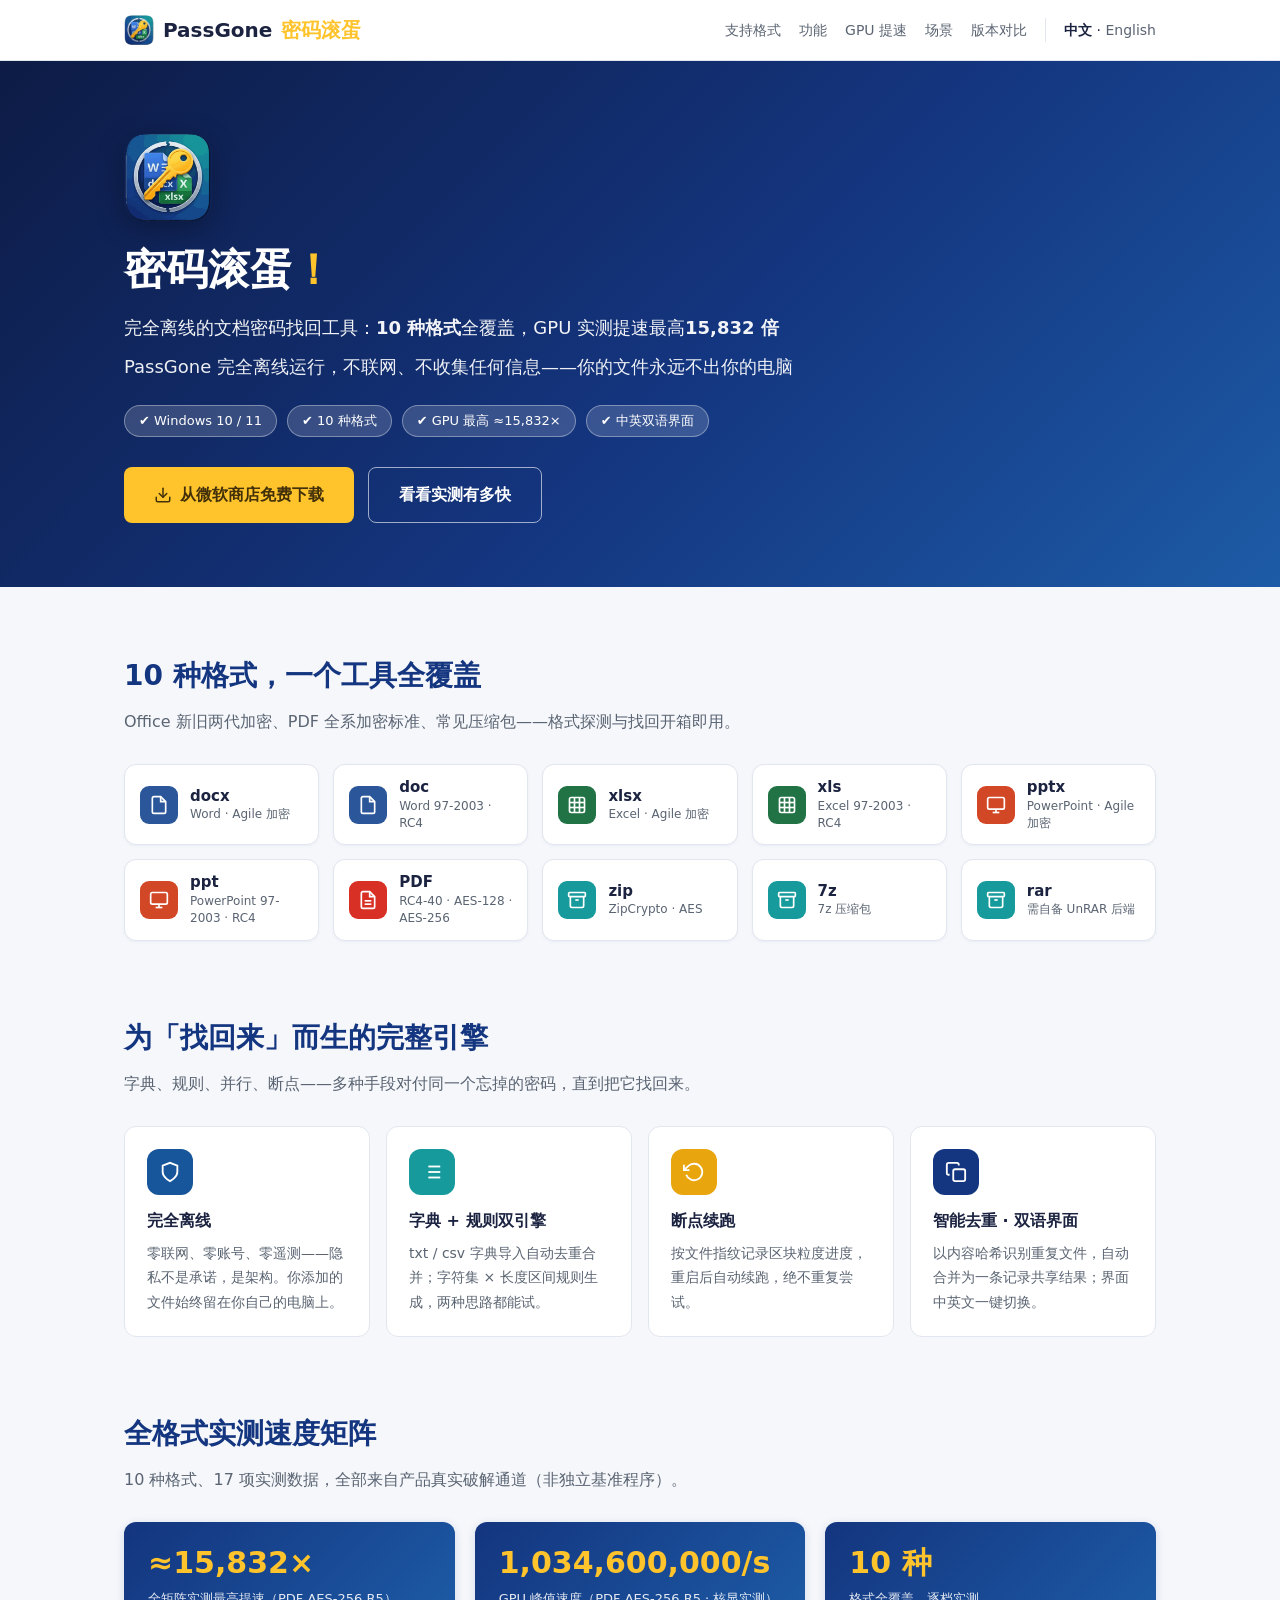
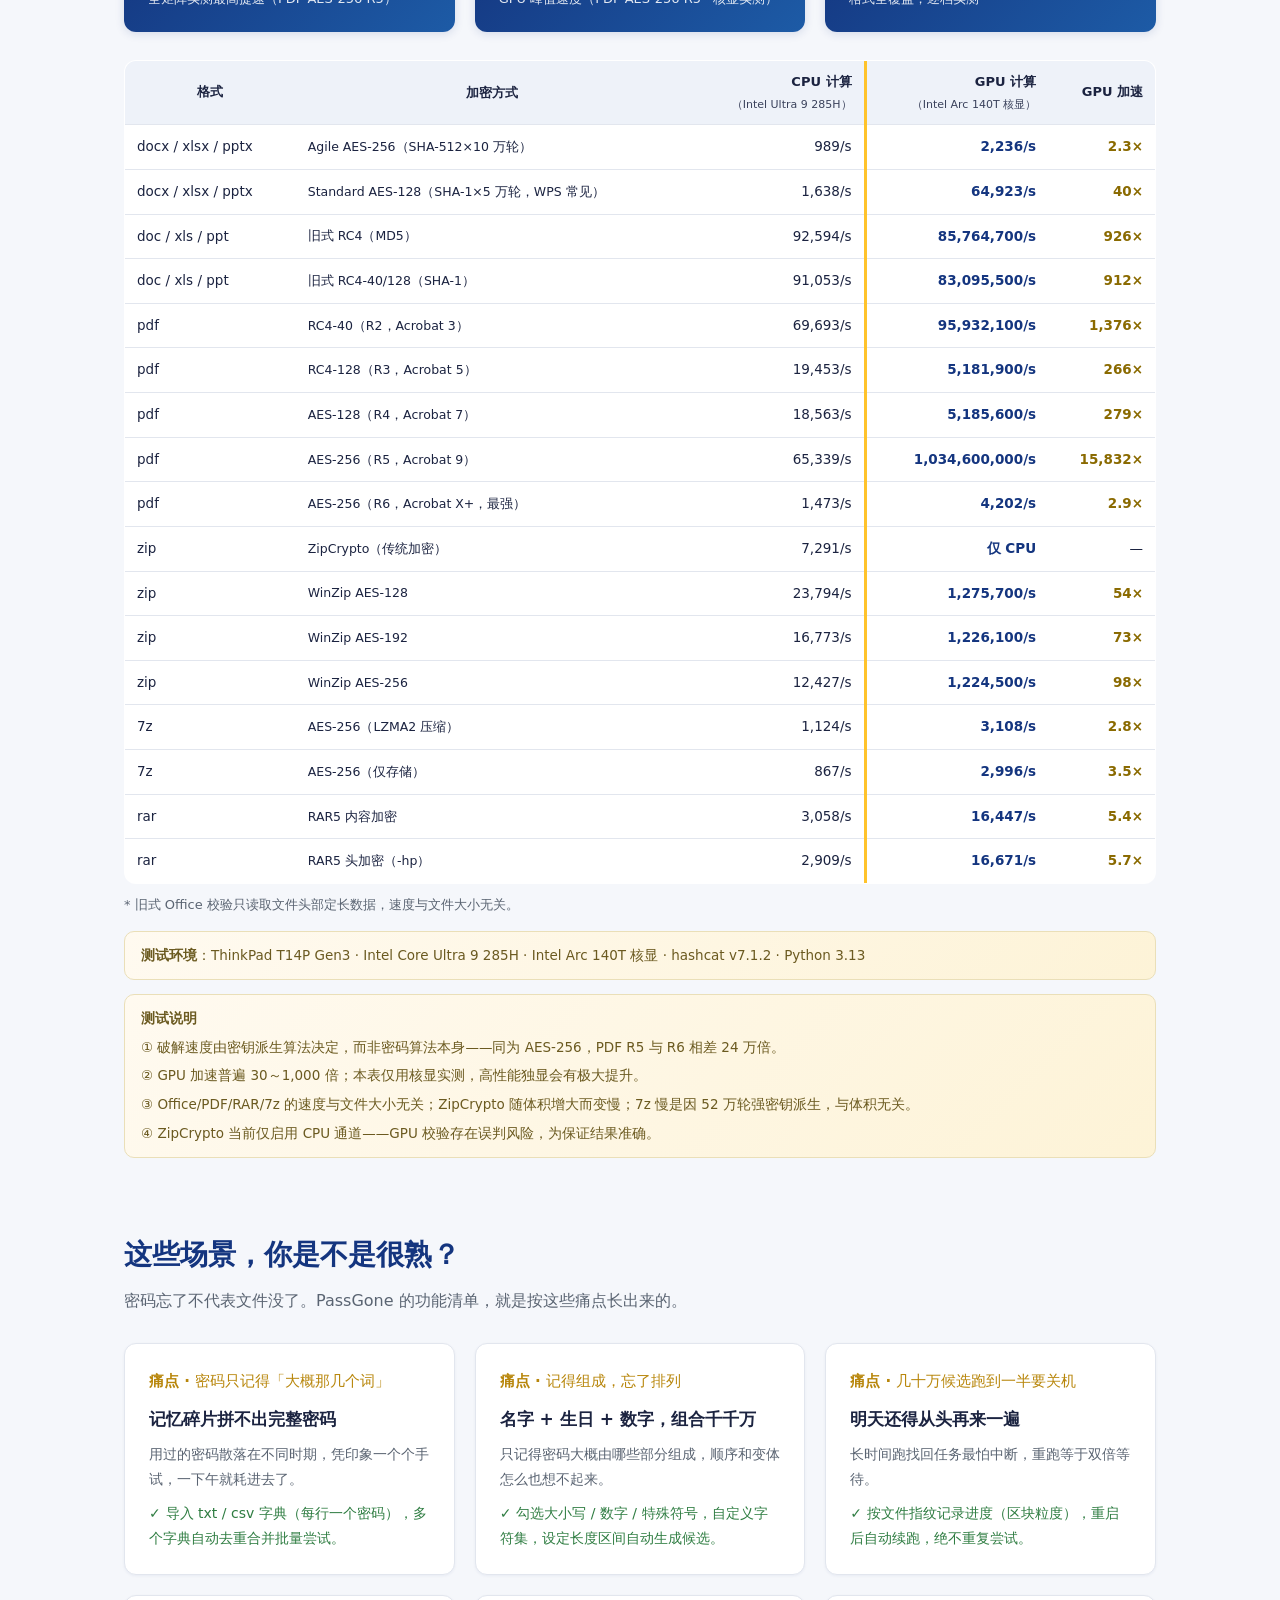
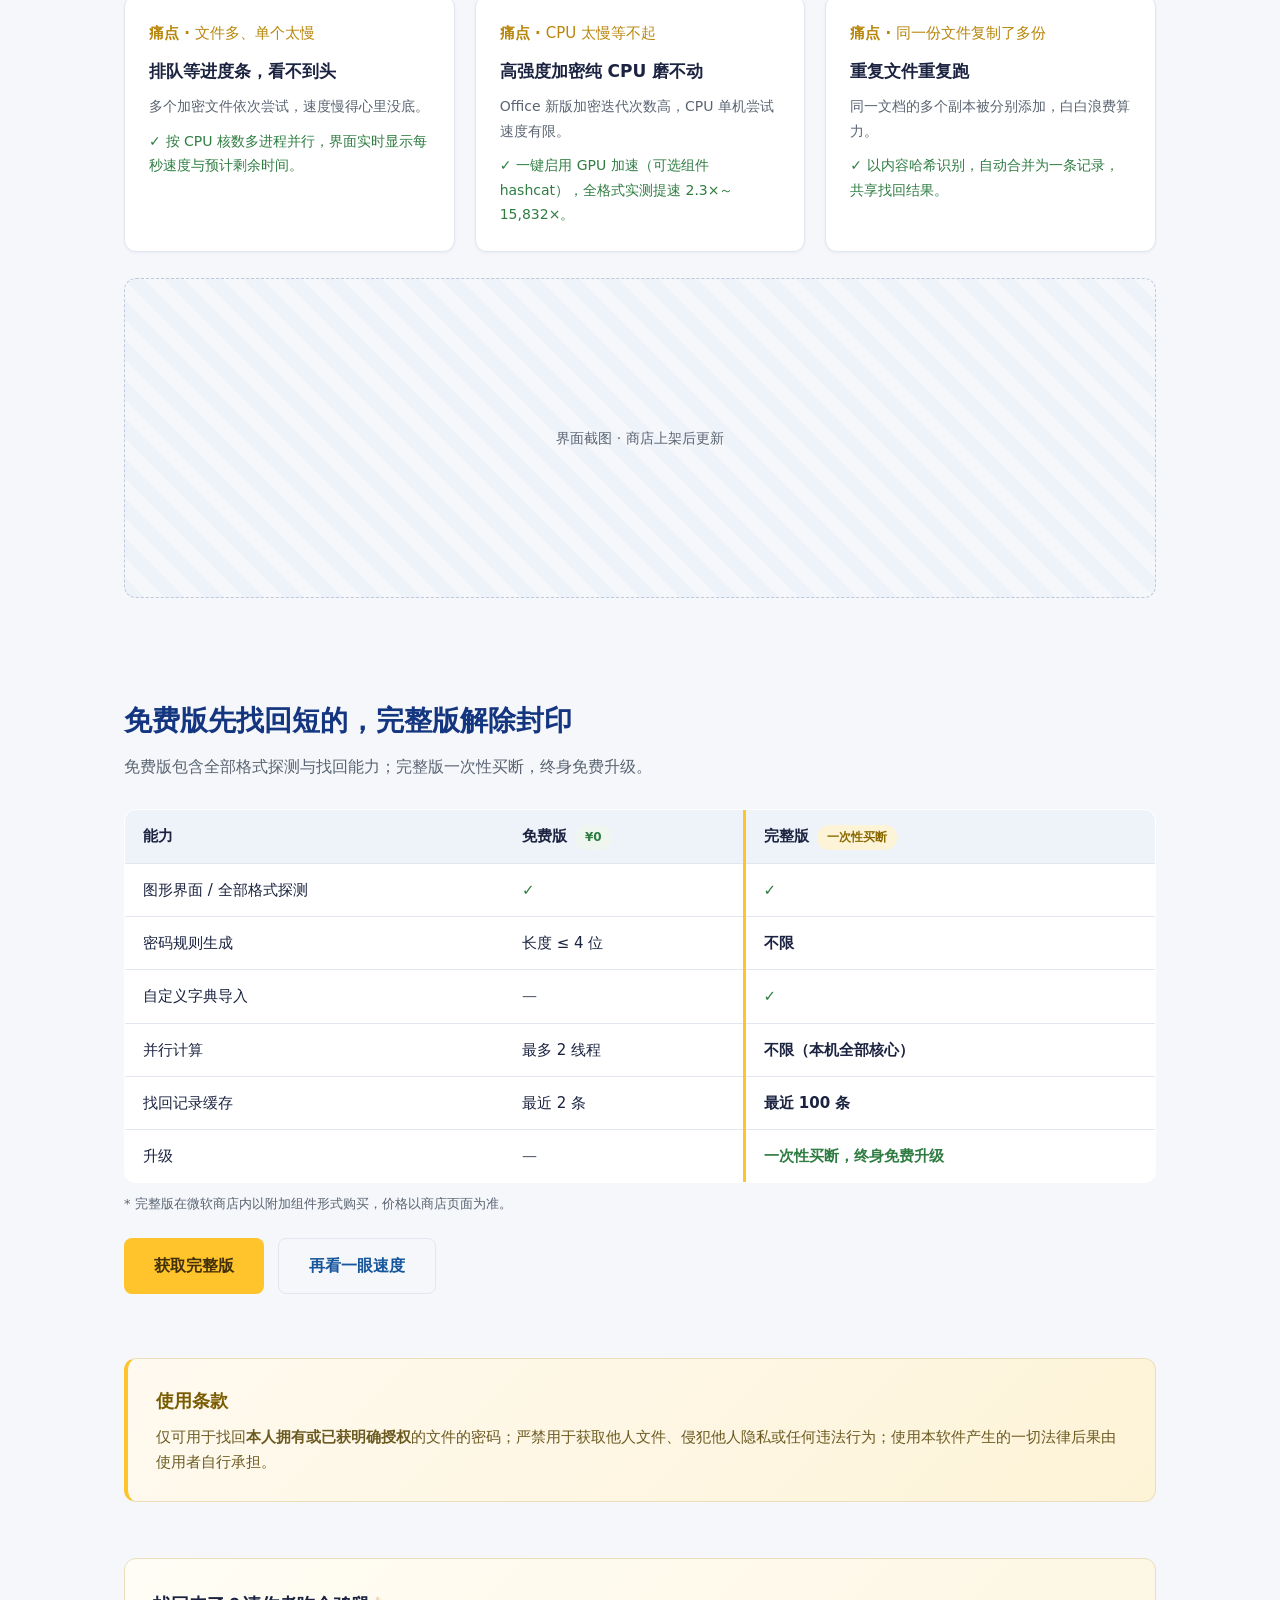
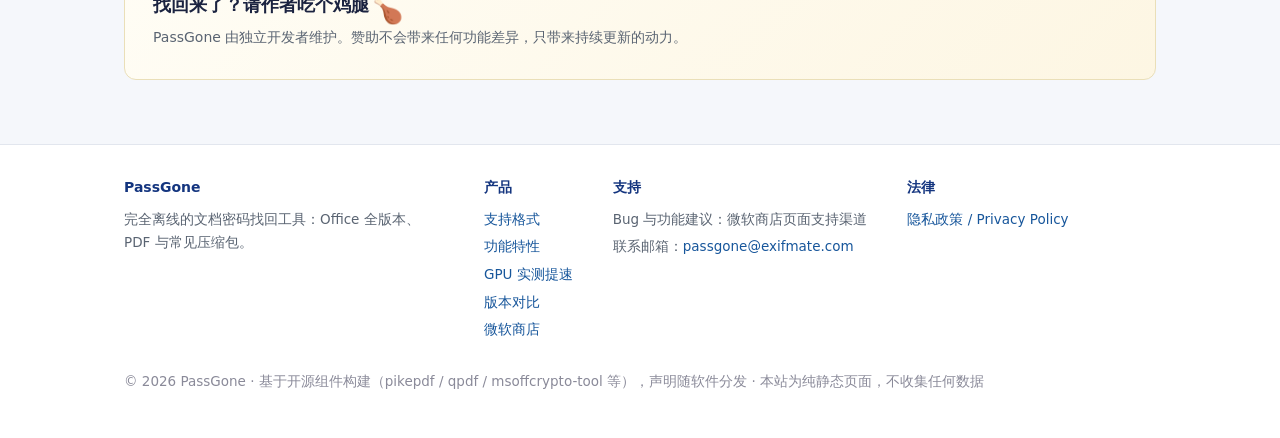
<file: index.html>
<!DOCTYPE html>
<html lang="zh-CN">
<head>
<meta charset="UTF-8">
<meta name="viewport" content="width=device-width, initial-scale=1.0">
<link rel="icon" href="/favicon.ico" sizes="48x48">
<link rel="icon" type="image/png" sizes="128x128" href="/favicon.png">
<link rel="apple-touch-icon" href="/apple-touch-icon.png">
<meta name="description" content="PassGone — 完全离线的文档密码找回工具（Windows）。10 种格式：Office 全版本、PDF 与 zip/7z/rar；GPU 实测提速最高 15,832 倍，峰值超 10 亿次/秒。">
<meta property="og:title" content="PassGone — 忘掉的是密码，找回来的是文件">
<meta property="og:description" content="10 种格式全覆盖 · GPU 实测最高 ≈15,832× 提速 · 峰值超 10 亿次/秒。完全离线的 Office / PDF / 压缩包密码找回工具。">
<meta property="og:type" content="website">
<meta property="og:url" content="https://passgone.exifmate.com/">
<title>PassGone — 文档密码找回工具 | 10 种格式 · GPU 实测提速最高 15,832×</title>
<link rel="canonical" href="https://passgone.exifmate.com/">
<link rel="alternate" hreflang="zh-CN" href="https://passgone.exifmate.com/">
<link rel="alternate" hreflang="en" href="https://passgone.exifmate.com/en/">
<link rel="alternate" hreflang="x-default" href="https://passgone.exifmate.com/">
<meta property="og:image" content="https://passgone.exifmate.com/assets/img/logo.png">
<link rel="stylesheet" href="assets/style.css">
<script type="application/ld+json">
{"@context":"https://schema.org","@type":"SoftwareApplication",
 "name":"PassGone","operatingSystem":"Windows 10, Windows 11",
 "applicationCategory":"SecurityApplication",
 "url":"https://passgone.exifmate.com/","softwareVersion":"1.0.1",
 "inLanguage":["zh-CN","en"],
 "description":"Fully offline password recovery tool for Office documents, PDF and zip/7z/rar archives, with optional GPU acceleration.",
 "offers":{"@type":"Offer","price":"0","priceCurrency":"USD"},
 "screenshot":"https://passgone.exifmate.com/"}
</script>
</head>
<body>

<nav>
  <div class="container nav-inner">
    <a class="brand" href="/"><img src="/assets/img/logo.png" alt="PassGone">PassGone <span class="dot">密码滚蛋</span></a>
    <div class="nav-links">
      <a class="hide-sm" href="#formats">支持格式</a>
      <a class="hide-sm" href="#features">功能</a>
      <a class="hide-sm" href="#speed">GPU 提速</a>
      <a class="hide-sm" href="#pain">场景</a>
      <a class="hide-sm" href="#compare">版本对比</a>
      <span class="lang-switch"><b>中文</b> · <a href="/en/" hreflang="en" lang="en">English</a></span>
    </div>
  </div>
</nav>

<header class="hero">
  <div class="container">
    <img class="hero-logo" src="/assets/img/logo.png" alt="PassGone">
    <h1>密码滚蛋<span class="key">！</span></h1>
    <p class="pitch">完全离线的文档密码找回工具：<b>10 种格式</b>全覆盖，GPU 实测提速最高<b>15,832 倍</b></p>
    <p class="sub">PassGone 完全离线运行，不联网、不收集任何信息——你的文件永远不出你的电脑</p>
    <div class="platform-pills">
      <span class="pill">✔ Windows 10 / 11</span>
      <span class="pill">✔ 10 种格式</span>
      <span class="pill">✔ GPU 最高 ≈15,832×</span>
      <span class="pill">✔ 中英双语界面</span>
    </div>
    <div class="btn-row">
      <a class="btn btn-primary" href="https://apps.microsoft.com/detail/9PNQWBH3W67T">
        <svg width="18" height="18" viewBox="0 0 24 24" fill="none" stroke="currentColor" stroke-width="2" stroke-linecap="round" stroke-linejoin="round"><path d="M21 15v4a2 2 0 0 1-2 2H5a2 2 0 0 1-2-2v-4"/><polyline points="7 10 12 15 17 10"/><line x1="12" y1="15" x2="12" y2="3"/></svg>
        从微软商店免费下载
      </a>
      <a class="btn btn-ghost" href="#speed">看看实测有多快</a>
    </div>
  </div>
</header>

<main class="container">

  <!-- ============ 支持格式 ============ -->
  <section class="block" id="formats">
    <h2 class="title">10 种格式，一个工具全覆盖</h2>
    <p class="lead">Office 新旧两代加密、PDF 全系加密标准、常见压缩包——格式探测与找回开箱即用。</p>
    <div class="fmt-grid">
      <div class="fmt-chip">
        <div class="f-ico f-word"><svg width="20" height="20" viewBox="0 0 24 24" fill="none" stroke="currentColor" stroke-width="2"><path d="M14 2H6a2 2 0 0 0-2 2v16a2 2 0 0 0 2 2h12a2 2 0 0 0 2-2V8z"/><polyline points="14 2 14 8 20 8"/></svg></div>
        <div><b>docx</b><small>Word · Agile 加密</small></div>
      </div>
      <div class="fmt-chip">
        <div class="f-ico f-word"><svg width="20" height="20" viewBox="0 0 24 24" fill="none" stroke="currentColor" stroke-width="2"><path d="M14 2H6a2 2 0 0 0-2 2v16a2 2 0 0 0 2 2h12a2 2 0 0 0 2-2V8z"/><polyline points="14 2 14 8 20 8"/></svg></div>
        <div><b>doc</b><small>Word 97-2003 · RC4</small></div>
      </div>
      <div class="fmt-chip">
        <div class="f-ico f-xls"><svg width="20" height="20" viewBox="0 0 24 24" fill="none" stroke="currentColor" stroke-width="2"><rect x="3" y="3" width="18" height="18" rx="2"/><path d="M3 9h18"/><path d="M3 15h18"/><path d="M9 3v18"/><path d="M15 3v18"/></svg></div>
        <div><b>xlsx</b><small>Excel · Agile 加密</small></div>
      </div>
      <div class="fmt-chip">
        <div class="f-ico f-xls"><svg width="20" height="20" viewBox="0 0 24 24" fill="none" stroke="currentColor" stroke-width="2"><rect x="3" y="3" width="18" height="18" rx="2"/><path d="M3 9h18"/><path d="M3 15h18"/><path d="M9 3v18"/><path d="M15 3v18"/></svg></div>
        <div><b>xls</b><small>Excel 97-2003 · RC4</small></div>
      </div>
      <div class="fmt-chip">
        <div class="f-ico f-ppt"><svg width="20" height="20" viewBox="0 0 24 24" fill="none" stroke="currentColor" stroke-width="2"><rect x="2" y="3" width="20" height="14" rx="2"/><line x1="8" y1="21" x2="16" y2="21"/><line x1="12" y1="17" x2="12" y2="21"/></svg></div>
        <div><b>pptx</b><small>PowerPoint · Agile 加密</small></div>
      </div>
      <div class="fmt-chip">
        <div class="f-ico f-ppt"><svg width="20" height="20" viewBox="0 0 24 24" fill="none" stroke="currentColor" stroke-width="2"><rect x="2" y="3" width="20" height="14" rx="2"/><line x1="8" y1="21" x2="16" y2="21"/><line x1="12" y1="17" x2="12" y2="21"/></svg></div>
        <div><b>ppt</b><small>PowerPoint 97-2003 · RC4</small></div>
      </div>
      <div class="fmt-chip">
        <div class="f-ico f-pdf"><svg width="20" height="20" viewBox="0 0 24 24" fill="none" stroke="currentColor" stroke-width="2"><path d="M14 2H6a2 2 0 0 0-2 2v16a2 2 0 0 0 2 2h12a2 2 0 0 0 2-2V8z"/><polyline points="14 2 14 8 20 8"/><line x1="16" y1="13" x2="8" y2="13"/><line x1="16" y1="17" x2="8" y2="17"/></svg></div>
        <div><b>PDF</b><small>RC4-40 · AES-128 · AES-256</small></div>
      </div>
      <div class="fmt-chip">
        <div class="f-ico f-arc"><svg width="20" height="20" viewBox="0 0 24 24" fill="none" stroke="currentColor" stroke-width="2"><rect x="2" y="3" width="20" height="5" rx="1"/><path d="M4 8v11a2 2 0 0 0 2 2h12a2 2 0 0 0 2-2V8"/><line x1="10" y1="12" x2="14" y2="12"/></svg></div>
        <div><b>zip</b><small>ZipCrypto · AES</small></div>
      </div>
      <div class="fmt-chip">
        <div class="f-ico f-arc"><svg width="20" height="20" viewBox="0 0 24 24" fill="none" stroke="currentColor" stroke-width="2"><rect x="2" y="3" width="20" height="5" rx="1"/><path d="M4 8v11a2 2 0 0 0 2 2h12a2 2 0 0 0 2-2V8"/><line x1="10" y1="12" x2="14" y2="12"/></svg></div>
        <div><b>7z</b><small>7z 压缩包</small></div>
      </div>
      <div class="fmt-chip">
        <div class="f-ico f-arc"><svg width="20" height="20" viewBox="0 0 24 24" fill="none" stroke="currentColor" stroke-width="2"><rect x="2" y="3" width="20" height="5" rx="1"/><path d="M4 8v11a2 2 0 0 0 2 2h12a2 2 0 0 0 2-2V8"/><line x1="10" y1="12" x2="14" y2="12"/></svg></div>
        <div><b>rar</b><small>需自备 UnRAR 后端</small></div>
      </div>
    </div>
  </section>

  <!-- ============ 功能 ============ -->
  <section class="block" id="features">
    <h2 class="title">为「找回来」而生的完整引擎</h2>
    <p class="lead">字典、规则、并行、断点——多种手段对付同一个忘掉的密码，直到把它找回来。</p>
    <div class="feat-grid four">
      <div class="feat">
        <div class="ico c1"><svg width="22" height="22" viewBox="0 0 24 24" fill="none" stroke="currentColor" stroke-width="2"><path d="M12 22s8-4 8-10V5l-8-3-8 3v7c0 6 8 10 8 10z"/></svg></div>
        <h3>完全离线</h3>
        <p>零联网、零账号、零遥测——隐私不是承诺，是架构。你添加的文件始终留在你自己的电脑上。</p>
      </div>
      <div class="feat">
        <div class="ico c2"><svg width="22" height="22" viewBox="0 0 24 24" fill="none" stroke="currentColor" stroke-width="2"><line x1="8" y1="6" x2="21" y2="6"/><line x1="8" y1="12" x2="21" y2="12"/><line x1="8" y1="18" x2="21" y2="18"/><line x1="3" y1="6" x2="3.01" y2="6"/><line x1="3" y1="12" x2="3.01" y2="12"/><line x1="3" y1="18" x2="3.01" y2="18"/></svg></div>
        <h3>字典 + 规则双引擎</h3>
        <p>txt / csv 字典导入自动去重合并；字符集 × 长度区间规则生成，两种思路都能试。</p>
      </div>
      <div class="feat">
        <div class="ico c3"><svg width="22" height="22" viewBox="0 0 24 24" fill="none" stroke="currentColor" stroke-width="2"><polyline points="1 4 1 10 7 10"/><path d="M3.51 15a9 9 0 1 0 2.13-9.36L1 10"/></svg></div>
        <h3>断点续跑</h3>
        <p>按文件指纹记录区块粒度进度，重启后自动续跑，绝不重复尝试。</p>
      </div>
      <div class="feat">
        <div class="ico c4"><svg width="22" height="22" viewBox="0 0 24 24" fill="none" stroke="currentColor" stroke-width="2"><rect x="9" y="9" width="13" height="13" rx="2"/><path d="M5 15H4a2 2 0 0 1-2-2V4a2 2 0 0 1 2-2h9a2 2 0 0 1 2 2v1"/></svg></div>
        <h3>智能去重 · 双语界面</h3>
        <p>以内容哈希识别重复文件，自动合并为一条记录共享结果；界面中英文一键切换。</p>
      </div>
    </div>
  </section>

  <!-- ============ GPU 实测速度 ============ -->
  <section class="block" id="speed">
    <h2 class="title">全格式实测速度矩阵</h2>
    <p class="lead">10 种格式、17 项实测数据，全部来自产品真实破解通道（非独立基准程序）。</p>
    <div class="stat-cards">
      <div class="stat"><b>≈15,832×</b><span>全矩阵实测最高提速（PDF AES-256 R5）</span></div>
      <div class="stat"><b>1,034,600,000/s</b><span>GPU 峰值速度（PDF AES-256 R5 · 核显实测）</span></div>
      <div class="stat"><b>10 种</b><span>格式全覆盖，逐档实测</span></div>
    </div>
    <div class="tbl-wrap">
    <table class="bench">
      <thead>
        <tr><th>格式</th><th>加密方式</th><th class="num">CPU 计算<span class="th-sub">（Intel Ultra 9 285H）</span></th><th class="num col-gpu-h">GPU 计算<span class="th-sub">（Intel Arc 140T 核显）</span></th><th class="num">GPU 加速</th></tr>
      </thead>
      <tbody>
        <tr><td>docx / xlsx / pptx</td><td>Agile AES-256（SHA-512×10 万轮）</td><td class="num">989/s</td><td class="num col-gpu">2,236/s</td><td class="num spd">2.3×</td></tr>
        <tr><td>docx / xlsx / pptx</td><td>Standard AES-128（SHA-1×5 万轮，WPS 常见）</td><td class="num">1,638/s</td><td class="num col-gpu">64,923/s</td><td class="num spd">40×</td></tr>
        <tr><td>doc / xls / ppt</td><td>旧式 RC4（MD5）</td><td class="num">92,594/s</td><td class="num col-gpu">85,764,700/s</td><td class="num spd">926×</td></tr>
        <tr><td>doc / xls / ppt</td><td>旧式 RC4-40/128（SHA-1）</td><td class="num">91,053/s</td><td class="num col-gpu">83,095,500/s</td><td class="num spd">912×</td></tr>
        <tr><td>pdf</td><td>RC4-40（R2，Acrobat 3）</td><td class="num">69,693/s</td><td class="num col-gpu">95,932,100/s</td><td class="num spd">1,376×</td></tr>
        <tr><td>pdf</td><td>RC4-128（R3，Acrobat 5）</td><td class="num">19,453/s</td><td class="num col-gpu">5,181,900/s</td><td class="num spd">266×</td></tr>
        <tr><td>pdf</td><td>AES-128（R4，Acrobat 7）</td><td class="num">18,563/s</td><td class="num col-gpu">5,185,600/s</td><td class="num spd">279×</td></tr>
        <tr><td>pdf</td><td>AES-256（R5，Acrobat 9）</td><td class="num">65,339/s</td><td class="num col-gpu">1,034,600,000/s</td><td class="num spd">15,832×</td></tr>
        <tr><td>pdf</td><td>AES-256（R6，Acrobat X+，最强）</td><td class="num">1,473/s</td><td class="num col-gpu">4,202/s</td><td class="num spd">2.9×</td></tr>
        <tr><td>zip</td><td>ZipCrypto（传统加密）</td><td class="num">7,291/s</td><td class="num col-gpu">仅 CPU</td><td class="num">—</td></tr>
        <tr><td>zip</td><td>WinZip AES-128</td><td class="num">23,794/s</td><td class="num col-gpu">1,275,700/s</td><td class="num spd">54×</td></tr>
        <tr><td>zip</td><td>WinZip AES-192</td><td class="num">16,773/s</td><td class="num col-gpu">1,226,100/s</td><td class="num spd">73×</td></tr>
        <tr><td>zip</td><td>WinZip AES-256</td><td class="num">12,427/s</td><td class="num col-gpu">1,224,500/s</td><td class="num spd">98×</td></tr>
        <tr><td>7z</td><td>AES-256（LZMA2 压缩）</td><td class="num">1,124/s</td><td class="num col-gpu">3,108/s</td><td class="num spd">2.8×</td></tr>
        <tr><td>7z</td><td>AES-256（仅存储）</td><td class="num">867/s</td><td class="num col-gpu">2,996/s</td><td class="num spd">3.5×</td></tr>
        <tr><td>rar</td><td>RAR5 内容加密</td><td class="num">3,058/s</td><td class="num col-gpu">16,447/s</td><td class="num spd">5.4×</td></tr>
        <tr><td>rar</td><td>RAR5 头加密（-hp）</td><td class="num">2,909/s</td><td class="num col-gpu">16,671/s</td><td class="num spd">5.7×</td></tr>
      </tbody>
    </table>
    </div>
    <p class="table-note">* 旧式 Office 校验只读取文件头部定长数据，速度与文件大小无关。</p>
    <div class="bench-note">
      <p><b>测试环境</b>：ThinkPad T14P Gen3 · Intel Core Ultra 9 285H · Intel Arc 140T 核显 · hashcat v7.1.2 · Python 3.13</p>
    </div>
    <div class="bench-note">
      <p><b>测试说明</b></p>
      <p>① 破解速度由密钥派生算法决定，而非密码算法本身——同为 AES-256，PDF R5 与 R6 相差 24 万倍。</p>
      <p>② GPU 加速普遍 30～1,000 倍；本表仅用核显实测，高性能独显会有极大提升。</p>
      <p>③ Office/PDF/RAR/7z 的速度与文件大小无关；ZipCrypto 随体积增大而变慢；7z 慢是因 52 万轮强密钥派生，与体积无关。</p>
      <p>④ ZipCrypto 当前仅启用 CPU 通道——GPU 校验存在误判风险，为保证结果准确。</p>
    </div>
  </section>

  <!-- ============ 场景与痛点 ============ -->
  <section class="block" id="pain">
    <h2 class="title">这些场景，你是不是很熟？</h2>
    <p class="lead">密码忘了不代表文件没了。PassGone 的功能清单，就是按这些痛点长出来的。</p>
    <div class="pain-grid">
      <div class="pain-card">
        <div class="scene">密码只记得「大概那几个词」</div>
        <h3>记忆碎片拼不出完整密码</h3>
        <p>用过的密码散落在不同时期，凭印象一个个手试，一下午就耗进去了。</p>
        <p class="fix">导入 txt / csv 字典（每行一个密码），多个字典自动去重合并批量尝试。</p>
      </div>
      <div class="pain-card">
        <div class="scene">记得组成，忘了排列</div>
        <h3>名字 + 生日 + 数字，组合千千万</h3>
        <p>只记得密码大概由哪些部分组成，顺序和变体怎么也想不起来。</p>
        <p class="fix">勾选大小写 / 数字 / 特殊符号，自定义字符集，设定长度区间自动生成候选。</p>
      </div>
      <div class="pain-card">
        <div class="scene">几十万候选跑到一半要关机</div>
        <h3>明天还得从头再来一遍</h3>
        <p>长时间跑找回任务最怕中断，重跑等于双倍等待。</p>
        <p class="fix">按文件指纹记录进度（区块粒度），重启后自动续跑，绝不重复尝试。</p>
      </div>
      <div class="pain-card">
        <div class="scene">文件多、单个太慢</div>
        <h3>排队等进度条，看不到头</h3>
        <p>多个加密文件依次尝试，速度慢得心里没底。</p>
        <p class="fix">按 CPU 核数多进程并行，界面实时显示每秒速度与预计剩余时间。</p>
      </div>
      <div class="pain-card">
        <div class="scene">CPU 太慢等不起</div>
        <h3>高强度加密纯 CPU 磨不动</h3>
        <p>Office 新版加密迭代次数高，CPU 单机尝试速度有限。</p>
        <p class="fix">一键启用 GPU 加速（可选组件 hashcat），全格式实测提速 2.3×～15,832×。</p>
      </div>
      <div class="pain-card">
        <div class="scene">同一份文件复制了多份</div>
        <h3>重复文件重复跑</h3>
        <p>同一文档的多个副本被分别添加，白白浪费算力。</p>
        <p class="fix">以内容哈希识别，自动合并为一条记录，共享找回结果。</p>
      </div>
    </div>
    <div class="shot">界面截图 · 商店上架后更新</div>
  </section>

  <!-- ============ 版本对比 ============ -->
  <section class="block" id="compare">
    <h2 class="title">免费版先找回短的，完整版解除封印</h2>
    <p class="lead">免费版包含全部格式探测与找回能力；完整版一次性买断，终身免费升级。</p>
    <table class="compare">
      <thead>
        <tr><th>能力</th><th>免费版<span class="badge-free">¥0</span></th><th class="col-pro">完整版<span class="badge-pro">一次性买断</span></th></tr>
      </thead>
      <tbody>
        <tr><td>图形界面 / 全部格式探测</td><td class="yes">✓</td><td class="yes col-pro">✓</td></tr>
        <tr><td>密码规则生成</td><td>长度 ≤ 4 位</td><td class="col-pro"><b>不限</b></td></tr>
        <tr><td>自定义字典导入</td><td class="no">—</td><td class="yes col-pro">✓</td></tr>
        <tr><td>并行计算</td><td>最多 2 线程</td><td class="col-pro"><b>不限（本机全部核心）</b></td></tr>
        <tr><td>找回记录缓存</td><td>最近 2 条</td><td class="col-pro"><b>最近 100 条</b></td></tr>
        <tr><td>升级</td><td class="no">—</td><td class="yes col-pro">一次性买断，终身免费升级</td></tr>
      </tbody>
    </table>
    <p class="table-note">* 完整版在微软商店内以附加组件形式购买，价格以商店页面为准。</p>
    <div class="btn-row" style="margin-top:22px">
      <a class="btn btn-primary" href="https://apps.microsoft.com/detail/9PNQWBH3W67T">获取完整版</a>
      <a class="btn btn-ghost" href="#speed" style="border-color:var(--line);color:var(--accent)">再看一眼速度</a>
    </div>
  </section>

  <!-- ============ 使用条款 ============ -->
  <div class="terms">
    <h3>使用条款</h3>
    <p>仅可用于找回<b>本人拥有或已获明确授权</b>的文件的密码；严禁用于获取他人文件、侵犯他人隐私或任何违法行为；使用本软件产生的一切法律后果由使用者自行承担。</p>
  </div>

  <!-- ============ 赞助（点击鸡腿图标弹出收款码） ============ -->
  <div class="sponsor">
    <div class="sponsor-text">
      <h3>找回来了？请作者吃个鸡腿<button class="drumstick-btn" type="button" aria-label="微信收款码" title="点我，请作者吃个鸡腿" onclick="var m=document.getElementById('qr-modal');m.style.display=(m.style.display==='flex')?'none':'flex';">🍗</button></h3>
      <p>PassGone 由独立开发者维护。赞助不会带来任何功能差异，只带来持续更新的动力。</p>
    </div>
  </div>

  <!-- 收款码弹层（fixed 定位，置于容器内不影响全屏遮罩） -->
  <div id="qr-modal" class="qr-modal" onclick="this.style.display='none'">
    <div class="qr-card" onclick="event.stopPropagation()">
      <img src="assets/img/donate_qr.jpg" alt="微信收款码">
      <span>微信扫一扫 · 请作者吃个鸡腿</span>
      <button type="button" onclick="document.getElementById('qr-modal').style.display='none'">✕</button>
    </div>
  </div>

</main>

<footer>
  <div class="container">
    <div class="cols">
      <div style="max-width:320px">
        <h4>PassGone</h4>
        <p>完全离线的文档密码找回工具：Office 全版本、PDF 与常见压缩包。</p>
      </div>
      <div>
        <h4>产品</h4>
        <ul>
          <li><a href="#formats">支持格式</a></li>
          <li><a href="#features">功能特性</a></li>
          <li><a href="#speed">GPU 实测提速</a></li>
          <li><a href="#compare">版本对比</a></li>
          <li><a href="https://apps.microsoft.com/detail/9PNQWBH3W67T">微软商店</a></li>
        </ul>
      </div>
      <div>
        <h4>支持</h4>
        <ul>
          <li>Bug 与功能建议：微软商店页面支持渠道</li>
          <li>联系邮箱：<a href="mailto:passgone@exifmate.com">passgone@exifmate.com</a></li>
        </ul>
      </div>
      <div>
        <h4>法律</h4>
        <ul>
          <li><a href="/privacy/">隐私政策 / Privacy Policy</a></li>
        </ul>
      </div>
    </div>
    <p class="legal">© 2026 PassGone · 基于开源组件构建（pikepdf / qpdf / msoffcrypto-tool 等），声明随软件分发 · 本站为纯静态页面，不收集任何数据</p>
  </div>
</footer>

</body>
</html>
</file>
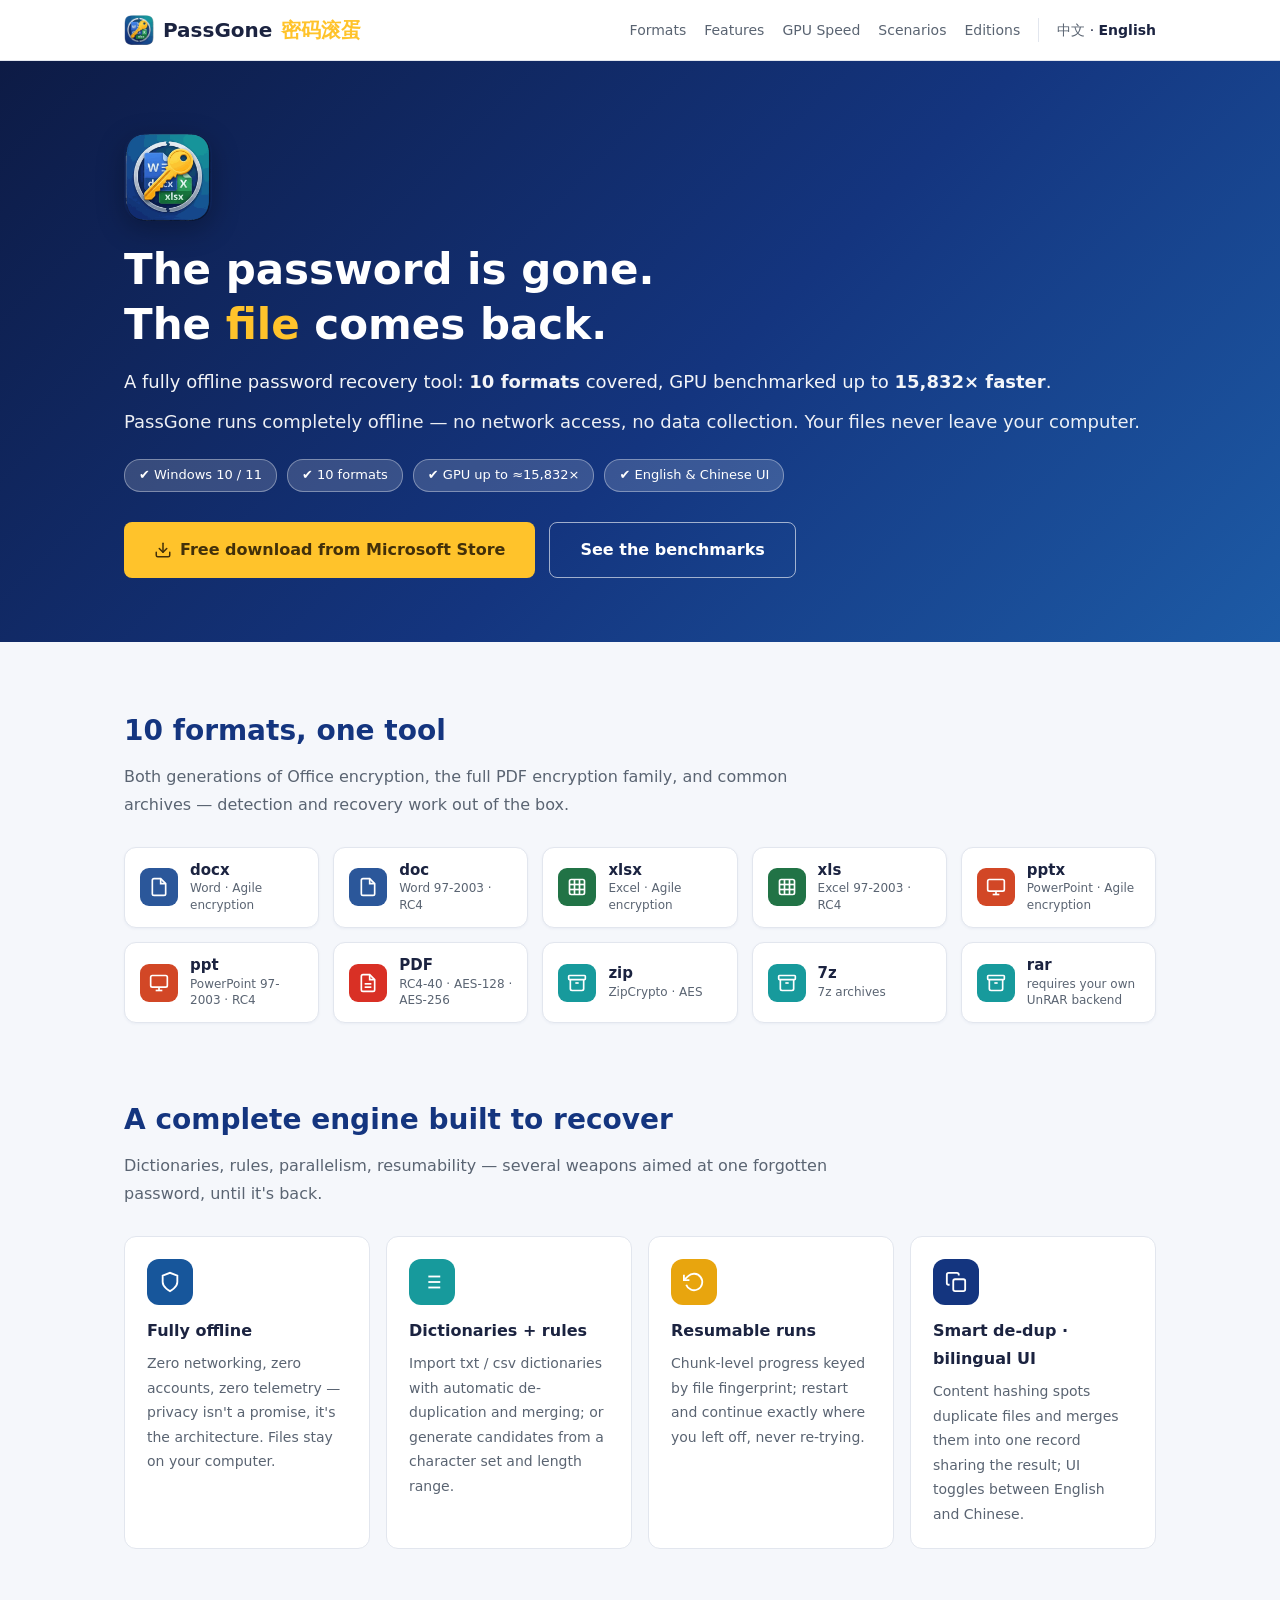
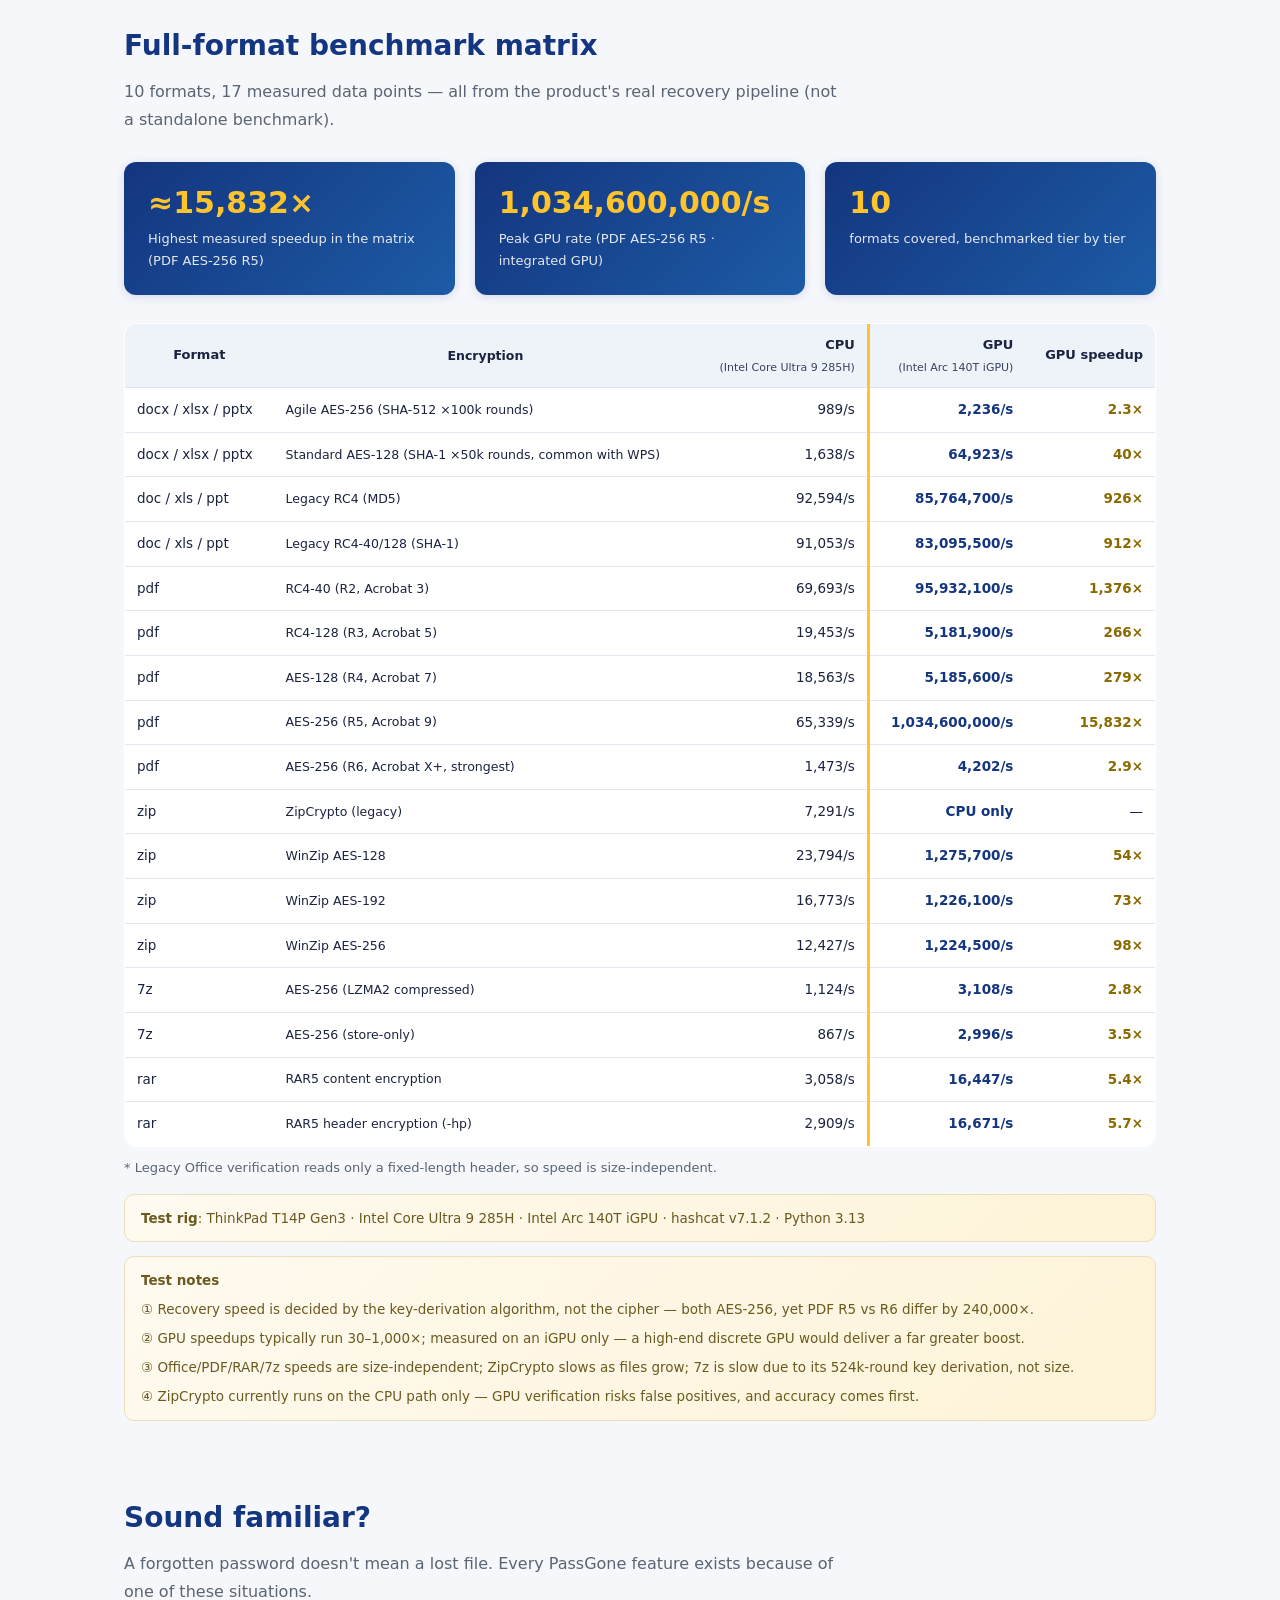
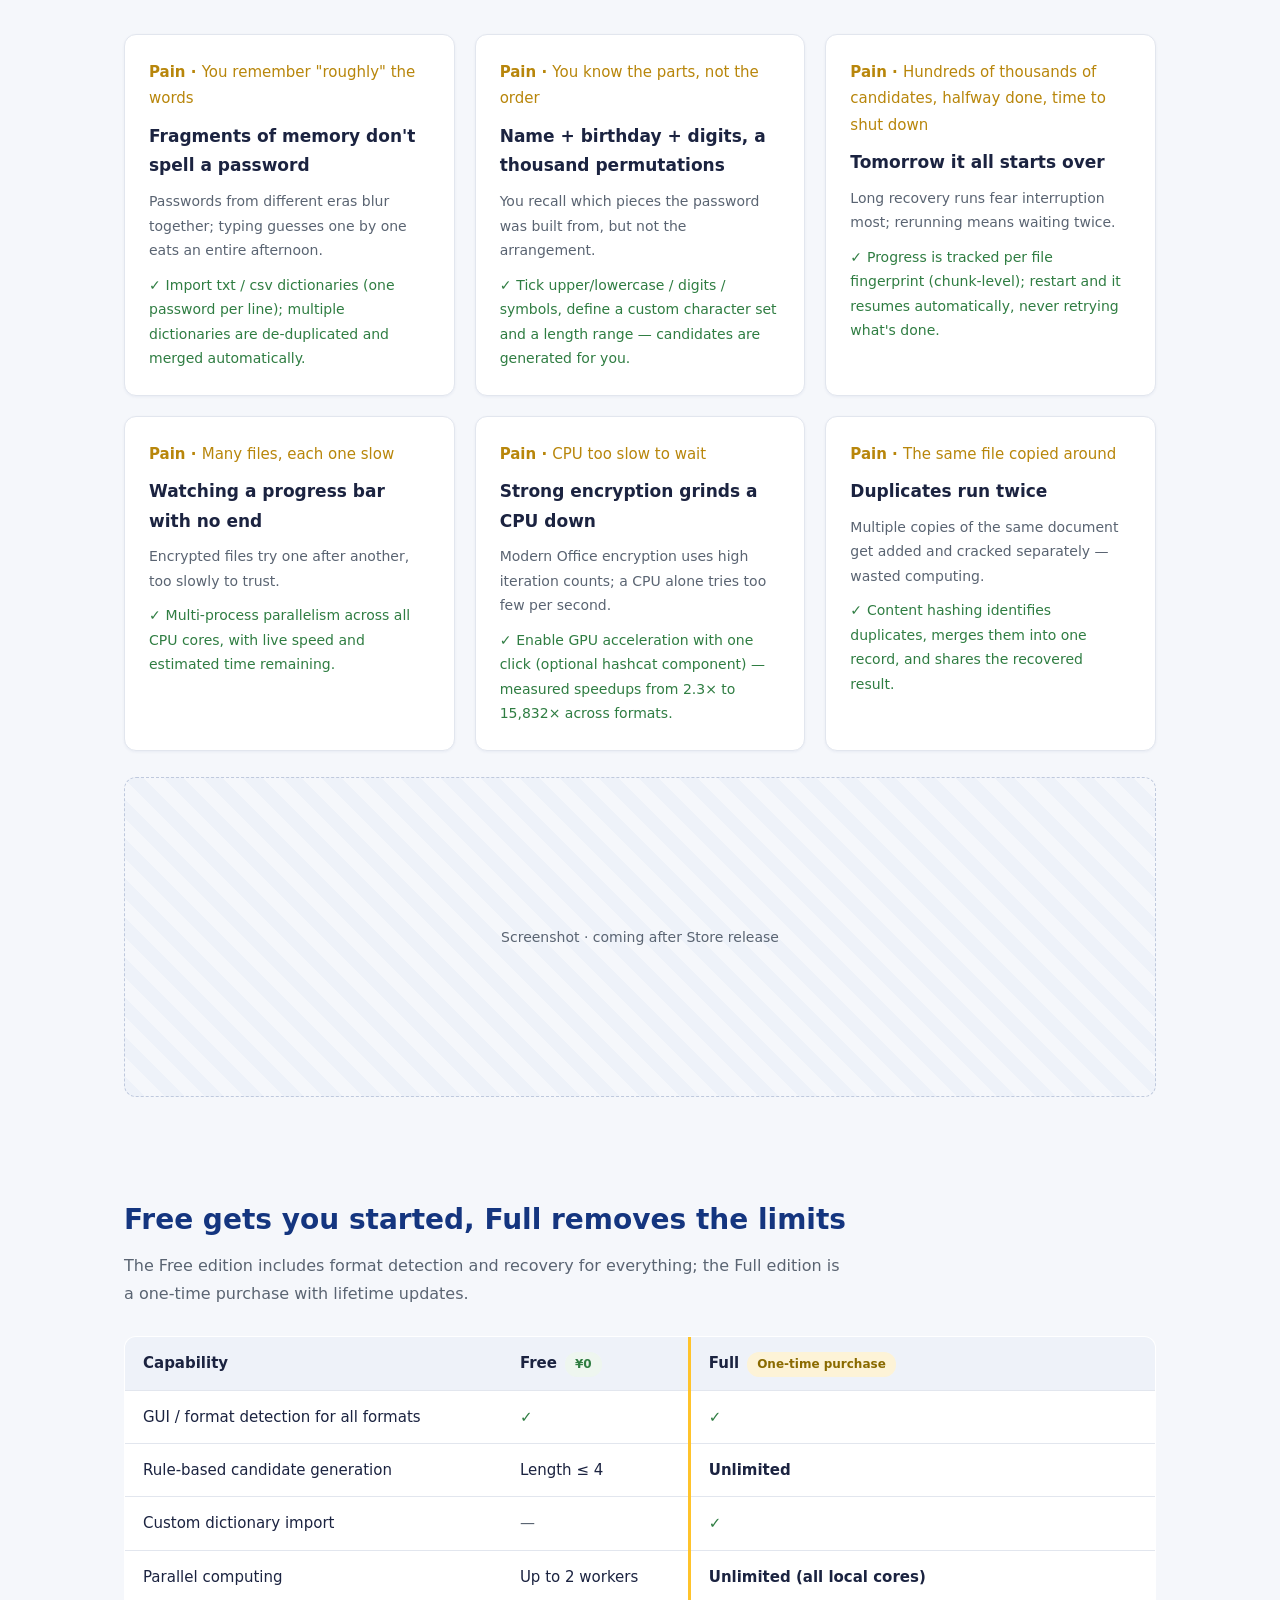
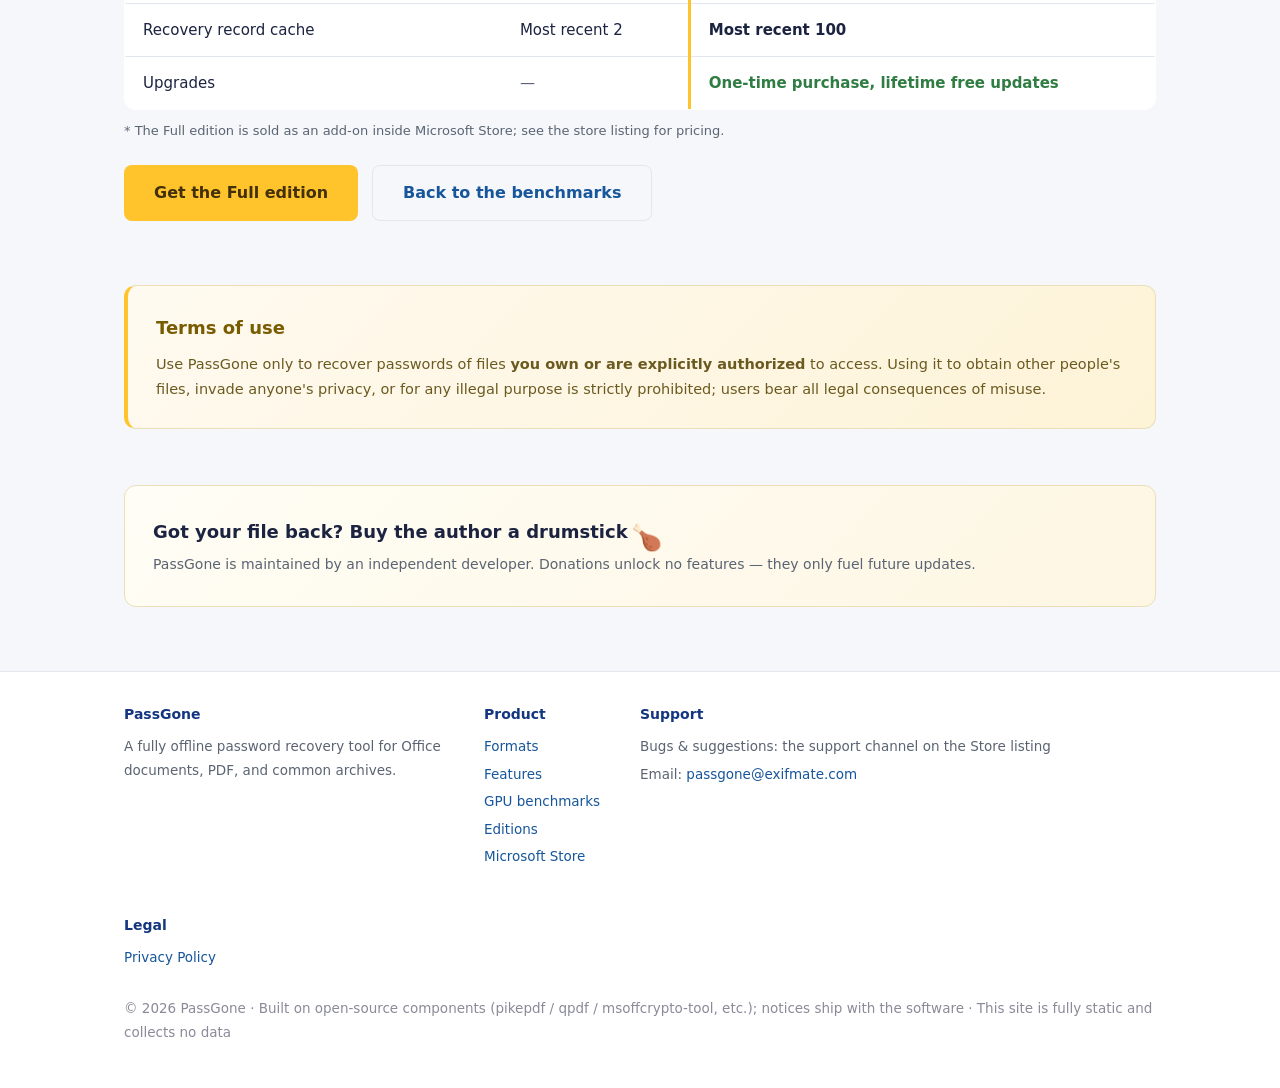
<file: en/index.html>
<!DOCTYPE html>
<html lang="en">
<head>
<meta charset="UTF-8">
<meta name="viewport" content="width=device-width, initial-scale=1.0">
<link rel="icon" href="/favicon.ico" sizes="48x48">
<link rel="icon" type="image/png" sizes="128x128" href="/favicon.png">
<link rel="apple-touch-icon" href="/apple-touch-icon.png">
<meta name="description" content="PassGone — a fully offline password recovery tool for Windows. 10 formats: every version of Office, PDF, and zip/7z/rar; GPU benchmarked up to 15,832× faster, peak over 1 billion attempts/sec.">
<meta property="og:title" content="PassGone — Forgotten password, recovered file">
<meta property="og:description" content="10 formats · GPU benchmarked up to ≈15,832× · peak over 1 billion attempts/sec. Fully offline password recovery for Office / PDF / archives.">
<meta property="og:type" content="website">
<meta property="og:url" content="https://passgone.exifmate.com/en/">
<title>PassGone — Document Password Recovery | 10 Formats · GPU up to ≈15,832×</title>
<link rel="canonical" href="https://passgone.exifmate.com/en/">
<link rel="alternate" hreflang="zh-CN" href="https://passgone.exifmate.com/">
<link rel="alternate" hreflang="en" href="https://passgone.exifmate.com/en/">
<link rel="alternate" hreflang="x-default" href="https://passgone.exifmate.com/">
<meta property="og:image" content="https://passgone.exifmate.com/assets/img/logo.png">
<link rel="stylesheet" href="/assets/style.css">
<script type="application/ld+json">
{"@context":"https://schema.org","@type":"SoftwareApplication",
 "name":"PassGone","operatingSystem":"Windows 10, Windows 11",
 "applicationCategory":"SecurityApplication",
 "url":"https://passgone.exifmate.com/","softwareVersion":"1.0.1",
 "inLanguage":["zh-CN","en"],
 "description":"Fully offline password recovery tool for Office documents, PDF and zip/7z/rar archives, with optional GPU acceleration.",
 "offers":{"@type":"Offer","price":"0","priceCurrency":"USD"},
 "screenshot":"https://passgone.exifmate.com/"}
</script>
</head>
<body>

<nav>
  <div class="container nav-inner">
    <a class="brand" href="/en/"><img src="/assets/img/logo.png" alt="PassGone">PassGone <span class="dot">密码滚蛋</span></a>
    <div class="nav-links">
      <a class="hide-sm" href="#formats">Formats</a>
      <a class="hide-sm" href="#features">Features</a>
      <a class="hide-sm" href="#speed">GPU Speed</a>
      <a class="hide-sm" href="#pain">Scenarios</a>
      <a class="hide-sm" href="#compare">Editions</a>
      <span class="lang-switch"><a href="/" hreflang="zh-CN" lang="zh-CN">中文</a> · <b>English</b></span>
    </div>
  </div>
</nav>

<header class="hero">
  <div class="container">
    <img class="hero-logo" src="/assets/img/logo.png" alt="PassGone">
    <h1>The password is gone.<br>The <span class="key">file</span> comes back.</h1>
    <p class="pitch">A fully offline password recovery tool: <b>10 formats</b> covered, GPU benchmarked up to <b>15,832× faster</b>.</p>
    <p class="sub">PassGone runs completely offline — no network access, no data collection. Your files never leave your computer.</p>
    <div class="platform-pills">
      <span class="pill">✔ Windows 10 / 11</span>
      <span class="pill">✔ 10 formats</span>
      <span class="pill">✔ GPU up to ≈15,832×</span>
      <span class="pill">✔ English &amp; Chinese UI</span>
    </div>
    <div class="btn-row">
      <a class="btn btn-primary" href="https://apps.microsoft.com/detail/9PNQWBH3W67T">
        <svg width="18" height="18" viewBox="0 0 24 24" fill="none" stroke="currentColor" stroke-width="2" stroke-linecap="round" stroke-linejoin="round"><path d="M21 15v4a2 2 0 0 1-2 2H5a2 2 0 0 1-2-2v-4"/><polyline points="7 10 12 15 17 10"/><line x1="12" y1="15" x2="12" y2="3"/></svg>
        Free download from Microsoft Store
      </a>
      <a class="btn btn-ghost" href="#speed">See the benchmarks</a>
    </div>
  </div>
</header>

<main class="container">

  <!-- ============ Formats ============ -->
  <section class="block" id="formats">
    <h2 class="title">10 formats, one tool</h2>
    <p class="lead">Both generations of Office encryption, the full PDF encryption family, and common archives — detection and recovery work out of the box.</p>
    <div class="fmt-grid">
      <div class="fmt-chip">
        <div class="f-ico f-word"><svg width="20" height="20" viewBox="0 0 24 24" fill="none" stroke="currentColor" stroke-width="2"><path d="M14 2H6a2 2 0 0 0-2 2v16a2 2 0 0 0 2 2h12a2 2 0 0 0 2-2V8z"/><polyline points="14 2 14 8 20 8"/></svg></div>
        <div><b>docx</b><small>Word · Agile encryption</small></div>
      </div>
      <div class="fmt-chip">
        <div class="f-ico f-word"><svg width="20" height="20" viewBox="0 0 24 24" fill="none" stroke="currentColor" stroke-width="2"><path d="M14 2H6a2 2 0 0 0-2 2v16a2 2 0 0 0 2 2h12a2 2 0 0 0 2-2V8z"/><polyline points="14 2 14 8 20 8"/></svg></div>
        <div><b>doc</b><small>Word 97-2003 · RC4</small></div>
      </div>
      <div class="fmt-chip">
        <div class="f-ico f-xls"><svg width="20" height="20" viewBox="0 0 24 24" fill="none" stroke="currentColor" stroke-width="2"><rect x="3" y="3" width="18" height="18" rx="2"/><path d="M3 9h18"/><path d="M3 15h18"/><path d="M9 3v18"/><path d="M15 3v18"/></svg></div>
        <div><b>xlsx</b><small>Excel · Agile encryption</small></div>
      </div>
      <div class="fmt-chip">
        <div class="f-ico f-xls"><svg width="20" height="20" viewBox="0 0 24 24" fill="none" stroke="currentColor" stroke-width="2"><rect x="3" y="3" width="18" height="18" rx="2"/><path d="M3 9h18"/><path d="M3 15h18"/><path d="M9 3v18"/><path d="M15 3v18"/></svg></div>
        <div><b>xls</b><small>Excel 97-2003 · RC4</small></div>
      </div>
      <div class="fmt-chip">
        <div class="f-ico f-ppt"><svg width="20" height="20" viewBox="0 0 24 24" fill="none" stroke="currentColor" stroke-width="2"><rect x="2" y="3" width="20" height="14" rx="2"/><line x1="8" y1="21" x2="16" y2="21"/><line x1="12" y1="17" x2="12" y2="21"/></svg></div>
        <div><b>pptx</b><small>PowerPoint · Agile encryption</small></div>
      </div>
      <div class="fmt-chip">
        <div class="f-ico f-ppt"><svg width="20" height="20" viewBox="0 0 24 24" fill="none" stroke="currentColor" stroke-width="2"><rect x="2" y="3" width="20" height="14" rx="2"/><line x1="8" y1="21" x2="16" y2="21"/><line x1="12" y1="17" x2="12" y2="21"/></svg></div>
        <div><b>ppt</b><small>PowerPoint 97-2003 · RC4</small></div>
      </div>
      <div class="fmt-chip">
        <div class="f-ico f-pdf"><svg width="20" height="20" viewBox="0 0 24 24" fill="none" stroke="currentColor" stroke-width="2"><path d="M14 2H6a2 2 0 0 0-2 2v16a2 2 0 0 0 2 2h12a2 2 0 0 0 2-2V8z"/><polyline points="14 2 14 8 20 8"/><line x1="16" y1="13" x2="8" y2="13"/><line x1="16" y1="17" x2="8" y2="17"/></svg></div>
        <div><b>PDF</b><small>RC4-40 · AES-128 · AES-256</small></div>
      </div>
      <div class="fmt-chip">
        <div class="f-ico f-arc"><svg width="20" height="20" viewBox="0 0 24 24" fill="none" stroke="currentColor" stroke-width="2"><rect x="2" y="3" width="20" height="5" rx="1"/><path d="M4 8v11a2 2 0 0 0 2 2h12a2 2 0 0 0 2-2V8"/><line x1="10" y1="12" x2="14" y2="12"/></svg></div>
        <div><b>zip</b><small>ZipCrypto · AES</small></div>
      </div>
      <div class="fmt-chip">
        <div class="f-ico f-arc"><svg width="20" height="20" viewBox="0 0 24 24" fill="none" stroke="currentColor" stroke-width="2"><rect x="2" y="3" width="20" height="5" rx="1"/><path d="M4 8v11a2 2 0 0 0 2 2h12a2 2 0 0 0 2-2V8"/><line x1="10" y1="12" x2="14" y2="12"/></svg></div>
        <div><b>7z</b><small>7z archives</small></div>
      </div>
      <div class="fmt-chip">
        <div class="f-ico f-arc"><svg width="20" height="20" viewBox="0 0 24 24" fill="none" stroke="currentColor" stroke-width="2"><rect x="2" y="3" width="20" height="5" rx="1"/><path d="M4 8v11a2 2 0 0 0 2 2h12a2 2 0 0 0 2-2V8"/><line x1="10" y1="12" x2="14" y2="12"/></svg></div>
        <div><b>rar</b><small>requires your own UnRAR backend</small></div>
      </div>
    </div>
  </section>

  <!-- ============ Features ============ -->
  <section class="block" id="features">
    <h2 class="title">A complete engine built to recover</h2>
    <p class="lead">Dictionaries, rules, parallelism, resumability — several weapons aimed at one forgotten password, until it's back.</p>
    <div class="feat-grid four">
      <div class="feat">
        <div class="ico c1"><svg width="22" height="22" viewBox="0 0 24 24" fill="none" stroke="currentColor" stroke-width="2"><path d="M12 22s8-4 8-10V5l-8-3-8 3v7c0 6 8 10 8 10z"/></svg></div>
        <h3>Fully offline</h3>
        <p>Zero networking, zero accounts, zero telemetry — privacy isn't a promise, it's the architecture. Files stay on your computer.</p>
      </div>
      <div class="feat">
        <div class="ico c2"><svg width="22" height="22" viewBox="0 0 24 24" fill="none" stroke="currentColor" stroke-width="2"><line x1="8" y1="6" x2="21" y2="6"/><line x1="8" y1="12" x2="21" y2="12"/><line x1="8" y1="18" x2="21" y2="18"/><line x1="3" y1="6" x2="3.01" y2="6"/><line x1="3" y1="12" x2="3.01" y2="12"/><line x1="3" y1="18" x2="3.01" y2="18"/></svg></div>
        <h3>Dictionaries + rules</h3>
        <p>Import txt / csv dictionaries with automatic de-duplication and merging; or generate candidates from a character set and length range.</p>
      </div>
      <div class="feat">
        <div class="ico c3"><svg width="22" height="22" viewBox="0 0 24 24" fill="none" stroke="currentColor" stroke-width="2"><polyline points="1 4 1 10 7 10"/><path d="M3.51 15a9 9 0 1 0 2.13-9.36L1 10"/></svg></div>
        <h3>Resumable runs</h3>
        <p>Chunk-level progress keyed by file fingerprint; restart and continue exactly where you left off, never re-trying.</p>
      </div>
      <div class="feat">
        <div class="ico c4"><svg width="22" height="22" viewBox="0 0 24 24" fill="none" stroke="currentColor" stroke-width="2"><rect x="9" y="9" width="13" height="13" rx="2"/><path d="M5 15H4a2 2 0 0 1-2-2V4a2 2 0 0 1 2-2h9a2 2 0 0 1 2 2v1"/></svg></div>
        <h3>Smart de-dup · bilingual UI</h3>
        <p>Content hashing spots duplicate files and merges them into one record sharing the result; UI toggles between English and Chinese.</p>
      </div>
    </div>
  </section>

  <!-- ============ GPU benchmarks ============ -->
  <section class="block" id="speed">
    <h2 class="title">Full-format benchmark matrix</h2>
    <p class="lead">10 formats, 17 measured data points — all from the product's real recovery pipeline (not a standalone benchmark).</p>
    <div class="stat-cards">
      <div class="stat"><b>≈15,832×</b><span>Highest measured speedup in the matrix (PDF AES-256 R5)</span></div>
      <div class="stat"><b>1,034,600,000/s</b><span>Peak GPU rate (PDF AES-256 R5 · integrated GPU)</span></div>
      <div class="stat"><b>10</b><span>formats covered, benchmarked tier by tier</span></div>
    </div>
    <div class="tbl-wrap">
    <table class="bench">
      <thead>
        <tr><th>Format</th><th>Encryption</th><th class="num">CPU<span class="th-sub">(Intel Core Ultra 9 285H)</span></th><th class="num col-gpu-h">GPU<span class="th-sub">(Intel Arc 140T iGPU)</span></th><th class="num">GPU speedup</th></tr>
      </thead>
      <tbody>
        <tr><td>docx / xlsx / pptx</td><td>Agile AES-256 (SHA-512 ×100k rounds)</td><td class="num">989/s</td><td class="num col-gpu">2,236/s</td><td class="num spd">2.3×</td></tr>
        <tr><td>docx / xlsx / pptx</td><td>Standard AES-128 (SHA-1 ×50k rounds, common with WPS)</td><td class="num">1,638/s</td><td class="num col-gpu">64,923/s</td><td class="num spd">40×</td></tr>
        <tr><td>doc / xls / ppt</td><td>Legacy RC4 (MD5)</td><td class="num">92,594/s</td><td class="num col-gpu">85,764,700/s</td><td class="num spd">926×</td></tr>
        <tr><td>doc / xls / ppt</td><td>Legacy RC4-40/128 (SHA-1)</td><td class="num">91,053/s</td><td class="num col-gpu">83,095,500/s</td><td class="num spd">912×</td></tr>
        <tr><td>pdf</td><td>RC4-40 (R2, Acrobat 3)</td><td class="num">69,693/s</td><td class="num col-gpu">95,932,100/s</td><td class="num spd">1,376×</td></tr>
        <tr><td>pdf</td><td>RC4-128 (R3, Acrobat 5)</td><td class="num">19,453/s</td><td class="num col-gpu">5,181,900/s</td><td class="num spd">266×</td></tr>
        <tr><td>pdf</td><td>AES-128 (R4, Acrobat 7)</td><td class="num">18,563/s</td><td class="num col-gpu">5,185,600/s</td><td class="num spd">279×</td></tr>
        <tr><td>pdf</td><td>AES-256 (R5, Acrobat 9)</td><td class="num">65,339/s</td><td class="num col-gpu">1,034,600,000/s</td><td class="num spd">15,832×</td></tr>
        <tr><td>pdf</td><td>AES-256 (R6, Acrobat X+, strongest)</td><td class="num">1,473/s</td><td class="num col-gpu">4,202/s</td><td class="num spd">2.9×</td></tr>
        <tr><td>zip</td><td>ZipCrypto (legacy)</td><td class="num">7,291/s</td><td class="num col-gpu">CPU only</td><td class="num">—</td></tr>
        <tr><td>zip</td><td>WinZip AES-128</td><td class="num">23,794/s</td><td class="num col-gpu">1,275,700/s</td><td class="num spd">54×</td></tr>
        <tr><td>zip</td><td>WinZip AES-192</td><td class="num">16,773/s</td><td class="num col-gpu">1,226,100/s</td><td class="num spd">73×</td></tr>
        <tr><td>zip</td><td>WinZip AES-256</td><td class="num">12,427/s</td><td class="num col-gpu">1,224,500/s</td><td class="num spd">98×</td></tr>
        <tr><td>7z</td><td>AES-256 (LZMA2 compressed)</td><td class="num">1,124/s</td><td class="num col-gpu">3,108/s</td><td class="num spd">2.8×</td></tr>
        <tr><td>7z</td><td>AES-256 (store-only)</td><td class="num">867/s</td><td class="num col-gpu">2,996/s</td><td class="num spd">3.5×</td></tr>
        <tr><td>rar</td><td>RAR5 content encryption</td><td class="num">3,058/s</td><td class="num col-gpu">16,447/s</td><td class="num spd">5.4×</td></tr>
        <tr><td>rar</td><td>RAR5 header encryption (-hp)</td><td class="num">2,909/s</td><td class="num col-gpu">16,671/s</td><td class="num spd">5.7×</td></tr>
      </tbody>
    </table>
    </div>
    <p class="table-note">* Legacy Office verification reads only a fixed-length header, so speed is size-independent.</p>
    <div class="bench-note">
      <p><b>Test rig</b>: ThinkPad T14P Gen3 · Intel Core Ultra 9 285H · Intel Arc 140T iGPU · hashcat v7.1.2 · Python 3.13</p>
    </div>
    <div class="bench-note">
      <p><b>Test notes</b></p>
      <p>① Recovery speed is decided by the key-derivation algorithm, not the cipher — both AES-256, yet PDF R5 vs R6 differ by 240,000×.</p>
      <p>② GPU speedups typically run 30–1,000×; measured on an iGPU only — a high-end discrete GPU would deliver a far greater boost.</p>
      <p>③ Office/PDF/RAR/7z speeds are size-independent; ZipCrypto slows as files grow; 7z is slow due to its 524k-round key derivation, not size.</p>
      <p>④ ZipCrypto currently runs on the CPU path only — GPU verification risks false positives, and accuracy comes first.</p>
    </div>
  </section>

  <!-- ============ Scenarios / pain points ============ -->
  <section class="block" id="pain">
    <h2 class="title">Sound familiar?</h2>
    <p class="lead">A forgotten password doesn't mean a lost file. Every PassGone feature exists because of one of these situations.</p>
    <div class="pain-grid">
      <div class="pain-card">
        <div class="scene">You remember "roughly" the words</div>
        <h3>Fragments of memory don't spell a password</h3>
        <p>Passwords from different eras blur together; typing guesses one by one eats an entire afternoon.</p>
        <p class="fix">Import txt / csv dictionaries (one password per line); multiple dictionaries are de-duplicated and merged automatically.</p>
      </div>
      <div class="pain-card">
        <div class="scene">You know the parts, not the order</div>
        <h3>Name + birthday + digits, a thousand permutations</h3>
        <p>You recall which pieces the password was built from, but not the arrangement.</p>
        <p class="fix">Tick upper/lowercase / digits / symbols, define a custom character set and a length range — candidates are generated for you.</p>
      </div>
      <div class="pain-card">
        <div class="scene">Hundreds of thousands of candidates, halfway done, time to shut down</div>
        <h3>Tomorrow it all starts over</h3>
        <p>Long recovery runs fear interruption most; rerunning means waiting twice.</p>
        <p class="fix">Progress is tracked per file fingerprint (chunk-level); restart and it resumes automatically, never retrying what's done.</p>
      </div>
      <div class="pain-card">
        <div class="scene">Many files, each one slow</div>
        <h3>Watching a progress bar with no end</h3>
        <p>Encrypted files try one after another, too slowly to trust.</p>
        <p class="fix">Multi-process parallelism across all CPU cores, with live speed and estimated time remaining.</p>
      </div>
      <div class="pain-card">
        <div class="scene">CPU too slow to wait</div>
        <h3>Strong encryption grinds a CPU down</h3>
        <p>Modern Office encryption uses high iteration counts; a CPU alone tries too few per second.</p>
        <p class="fix">Enable GPU acceleration with one click (optional hashcat component) — measured speedups from 2.3× to 15,832× across formats.</p>
      </div>
      <div class="pain-card">
        <div class="scene">The same file copied around</div>
        <h3>Duplicates run twice</h3>
        <p>Multiple copies of the same document get added and cracked separately — wasted computing.</p>
        <p class="fix">Content hashing identifies duplicates, merges them into one record, and shares the recovered result.</p>
      </div>
    </div>
    <div class="shot">Screenshot · coming after Store release</div>
  </section>

  <!-- ============ Editions ============ -->
  <section class="block" id="compare">
    <h2 class="title">Free gets you started, Full removes the limits</h2>
    <p class="lead">The Free edition includes format detection and recovery for everything; the Full edition is a one-time purchase with lifetime updates.</p>
    <table class="compare">
      <thead>
        <tr><th>Capability</th><th>Free<span class="badge-free">¥0</span></th><th class="col-pro">Full<span class="badge-pro">One-time purchase</span></th></tr>
      </thead>
      <tbody>
        <tr><td>GUI / format detection for all formats</td><td class="yes">✓</td><td class="yes col-pro">✓</td></tr>
        <tr><td>Rule-based candidate generation</td><td>Length ≤ 4</td><td class="col-pro"><b>Unlimited</b></td></tr>
        <tr><td>Custom dictionary import</td><td class="no">—</td><td class="yes col-pro">✓</td></tr>
        <tr><td>Parallel computing</td><td>Up to 2 workers</td><td class="col-pro"><b>Unlimited (all local cores)</b></td></tr>
        <tr><td>Recovery record cache</td><td>Most recent 2</td><td class="col-pro"><b>Most recent 100</b></td></tr>
        <tr><td>Upgrades</td><td class="no">—</td><td class="yes col-pro">One-time purchase, lifetime free updates</td></tr>
      </tbody>
    </table>
    <p class="table-note">* The Full edition is sold as an add-on inside Microsoft Store; see the store listing for pricing.</p>
    <div class="btn-row" style="margin-top:22px">
      <a class="btn btn-primary" href="https://apps.microsoft.com/detail/9PNQWBH3W67T">Get the Full edition</a>
      <a class="btn btn-ghost" href="#speed" style="border-color:var(--line);color:var(--accent)">Back to the benchmarks</a>
    </div>
  </section>

  <!-- ============ Terms of use ============ -->
  <div class="terms">
    <h3>Terms of use</h3>
    <p>Use PassGone only to recover passwords of files <b>you own or are explicitly authorized</b> to access. Using it to obtain other people's files, invade anyone's privacy, or for any illegal purpose is strictly prohibited; users bear all legal consequences of misuse.</p>
  </div>

  <!-- ============ Sponsor ============ -->
  <div class="sponsor">
    <div class="sponsor-text">
      <h3>Got your file back? Buy the author a drumstick<button class="drumstick-btn" type="button" aria-label="WeChat QR code" title="Tap to say thanks" onclick="var m=document.getElementById('qr-modal');m.style.display=(m.style.display==='flex')?'none':'flex';">🍗</button></h3>
      <p>PassGone is maintained by an independent developer. Donations unlock no features — they only fuel future updates.</p>
    </div>
  </div>

  <div id="qr-modal" class="qr-modal" onclick="this.style.display='none'">
    <div class="qr-card" onclick="event.stopPropagation()">
      <img src="/assets/img/donate_qr.jpg" alt="WeChat QR code">
      <span>Scan with WeChat · buy the author a drumstick</span>
      <button type="button" onclick="document.getElementById('qr-modal').style.display='none'">✕</button>
    </div>
  </div>

</main>

<footer>
  <div class="container">
    <div class="cols">
      <div style="max-width:320px">
        <h4>PassGone</h4>
        <p>A fully offline password recovery tool for Office documents, PDF, and common archives.</p>
      </div>
      <div>
        <h4>Product</h4>
        <ul>
          <li><a href="#formats">Formats</a></li>
          <li><a href="#features">Features</a></li>
          <li><a href="#speed">GPU benchmarks</a></li>
          <li><a href="#compare">Editions</a></li>
          <li><a href="https://apps.microsoft.com/detail/9PNQWBH3W67T">Microsoft Store</a></li>
        </ul>
      </div>
      <div>
        <h4>Support</h4>
        <ul>
          <li>Bugs &amp; suggestions: the support channel on the Store listing</li>
          <li>Email: <a href="mailto:passgone@exifmate.com">passgone@exifmate.com</a></li>
        </ul>
      </div>
      <div>
        <h4>Legal</h4>
        <ul>
          <li><a href="/privacy/">Privacy Policy</a></li>
        </ul>
      </div>
    </div>
    <p class="legal">© 2026 PassGone · Built on open-source components (pikepdf / qpdf / msoffcrypto-tool, etc.); notices ship with the software · This site is fully static and collects no data</p>
  </div>
</footer>

</body>
</html>
</file>
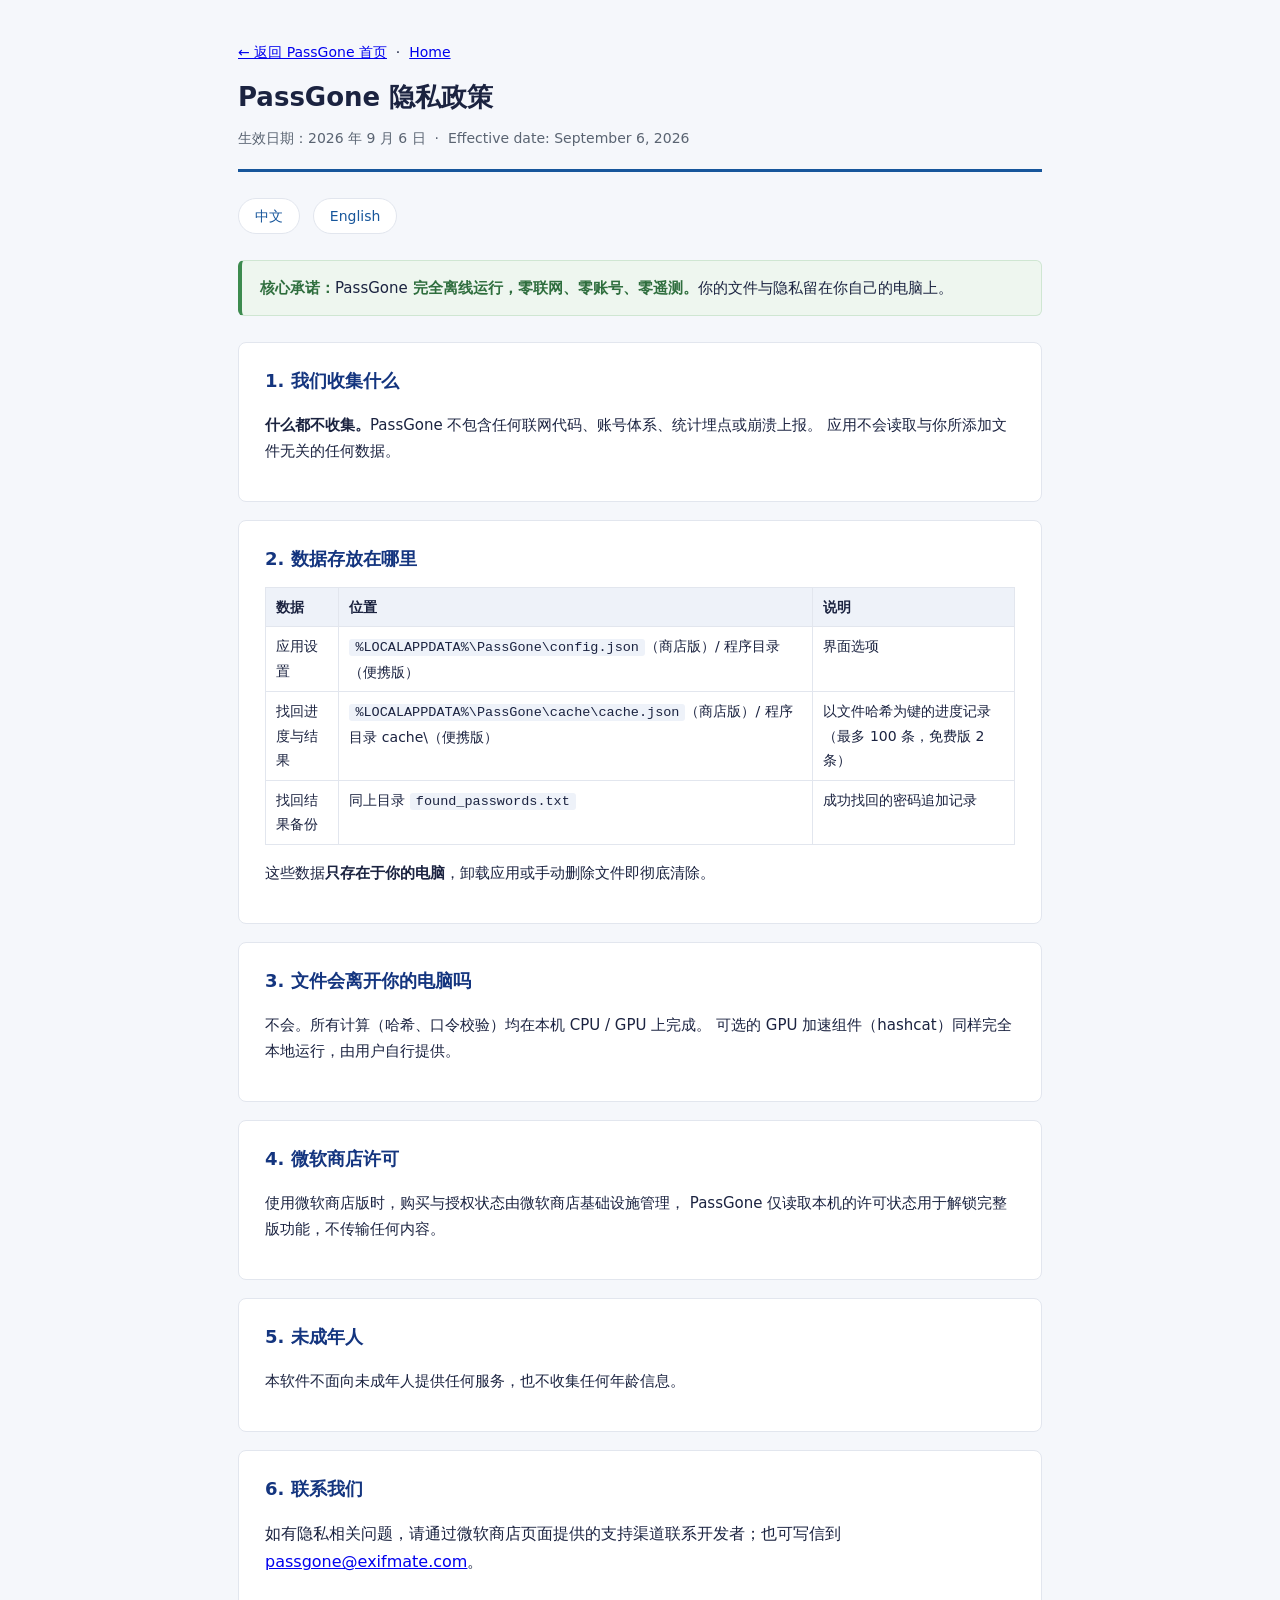
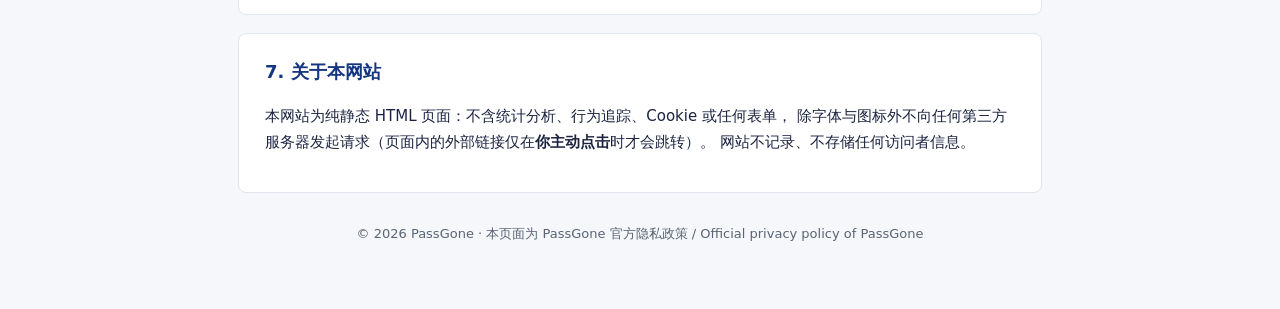
<file: privacy/index.html>
<!DOCTYPE html>
<html lang="zh-CN">
<head>
<meta charset="UTF-8">
<meta name="viewport" content="width=device-width, initial-scale=1.0">
<link rel="icon" href="/favicon.ico" sizes="48x48">
<link rel="icon" type="image/png" sizes="128x128" href="/favicon.png">
<link rel="apple-touch-icon" href="/apple-touch-icon.png">
<link rel="canonical" href="https://passgone.exifmate.com/privacy/">
<meta property="og:image" content="https://passgone.exifmate.com/assets/img/logo.png">
<meta name="description" content="PassGone 隐私政策 / Privacy Policy — 完全离线的文档密码找回工具">
<title>PassGone 隐私政策 / Privacy Policy</title>
<style>
  :root { --ink:#1b2340; --sub:#5a6472; --line:#e2e6ee; --bg:#f5f7fb; --accent:#17569b; --accent-deep:#14357f; }
  * { box-sizing: border-box; }
  body { margin:0; padding:0; color:var(--ink);
         font-family:"Microsoft YaHei UI","Segoe UI",system-ui,-apple-system,sans-serif;
         background:var(--bg); line-height:1.75; font-size:15px; }
  .page { max-width:860px; margin:0 auto; padding:40px 28px 64px; }
  header { border-bottom:3px solid var(--accent); padding-bottom:18px; margin-bottom:26px; }
  header h1 { margin:0 0 6px; font-size:26px; }
  header .date { color:var(--sub); font-size:14px; }
  .langs { margin:0 0 26px; }
  .langs a { display:inline-block; padding:5px 16px; margin-right:8px; border:1px solid var(--line);
             border-radius:18px; text-decoration:none; color:var(--accent); background:#fff; font-size:14px; }
  .langs a:hover { background:#eef2f9; }
  .pledge { background:#eef6ef; border:1px solid #cfe6d2; border-left:4px solid #3d8b4f;
            border-radius:6px; padding:14px 18px; margin:0 0 26px; }
  .pledge strong { color:#2f6e3e; }
  section { background:#fff; border:1px solid var(--line); border-radius:8px;
            padding:22px 26px; margin-bottom:18px; }
  section h2 { font-size:18px; margin:0 0 12px; color:var(--accent-deep); }
  table { width:100%; border-collapse:collapse; margin:10px 0; font-size:14px; }
  th, td { border:1px solid var(--line); padding:7px 10px; text-align:left; vertical-align:top; }
  th { background:#eef2f9; }
  ul { padding-left:22px; margin:8px 0; }
  li { margin:3px 0; }
  code { background:#eef2f9; border-radius:3px; padding:1px 6px; font-size:13.5px; }
  .contact { font-size:16px; }
  footer { text-align:center; color:var(--sub); font-size:13px; margin-top:30px; }
  .en { display:none; }
  html[data-lang="en"] .zh { display:none; }
  html[data-lang="en"] .en { display:block; }
  html[data-lang="zh"] .en { display:none; }
  html[data-lang="zh"] .zh { display:block; }
</style>
</head>
<body>
<div class="page">

<header>
  <p style="margin:0 0 10px;font-size:14px"><a href="/">&larr; 返回 PassGone 首页</a> &nbsp;·&nbsp; <a href="/en/" lang="en">Home</a></p>
  <h1>PassGone 隐私政策</h1>
  <div class="date">生效日期：2026 年 9 月 6 日 &nbsp;·&nbsp; Effective date: September 6, 2026</div>
</header>

<nav class="langs">
  <a href="#zh" onclick="document.documentElement.dataset.lang='zh'">中文</a>
  <a href="#en" onclick="document.documentElement.dataset.lang='en'">English</a>
</nav>

<!-- ==================== 中文 ==================== -->
<div class="zh" id="zh">

<div class="pledge">
  <strong>核心承诺：</strong>PassGone <strong>完全离线运行，零联网、零账号、零遥测。</strong>你的文件与隐私留在你自己的电脑上。
</div>

<section>
<h2>1. 我们收集什么</h2>
<p><strong>什么都不收集。</strong>PassGone 不包含任何联网代码、账号体系、统计埋点或崩溃上报。
应用不会读取与你所添加文件无关的任何数据。</p>
</section>

<section>
<h2>2. 数据存放在哪里</h2>
<table>
  <tr><th>数据</th><th>位置</th><th>说明</th></tr>
  <tr><td>应用设置</td><td><code>%LOCALAPPDATA%\PassGone\config.json</code>（商店版）/ 程序目录（便携版）</td><td>界面选项</td></tr>
  <tr><td>找回进度与结果</td><td><code>%LOCALAPPDATA%\PassGone\cache\cache.json</code>（商店版）/ 程序目录 cache\（便携版）</td><td>以文件哈希为键的进度记录（最多 100 条，免费版 2 条）</td></tr>
  <tr><td>找回结果备份</td><td>同上目录 <code>found_passwords.txt</code></td><td>成功找回的密码追加记录</td></tr>
</table>
<p>这些数据<strong>只存在于你的电脑</strong>，卸载应用或手动删除文件即彻底清除。</p>
</section>

<section>
<h2>3. 文件会离开你的电脑吗</h2>
<p>不会。所有计算（哈希、口令校验）均在本机 CPU / GPU 上完成。
可选的 GPU 加速组件（hashcat）同样完全本地运行，由用户自行提供。</p>
</section>

<section>
<h2>4. 微软商店许可</h2>
<p>使用微软商店版时，购买与授权状态由微软商店基础设施管理，
PassGone 仅读取本机的许可状态用于解锁完整版功能，不传输任何内容。</p>
</section>

<section>
<h2>5. 未成年人</h2>
<p>本软件不面向未成年人提供任何服务，也不收集任何年龄信息。</p>
</section>

<section>
<h2>6. 联系我们</h2>
<p class="contact">如有隐私相关问题，请通过微软商店页面提供的支持渠道联系开发者；也可写信到
<a href="mailto:passgone@exifmate.com">passgone@exifmate.com</a>。</p>
</section>

<section>
<h2>7. 关于本网站</h2>
<p>本网站为纯静态 HTML 页面：不含统计分析、行为追踪、Cookie 或任何表单，
除字体与图标外不向任何第三方服务器发起请求（页面内的外部链接仅在<strong>你主动点击</strong>时才会跳转）。
网站不记录、不存储任何访问者信息。</p>
</section>

</div>

<!-- ==================== English ==================== -->
<div class="en" id="en">

<div class="pledge">
  <strong>Our core promise:</strong> PassGone runs <strong>fully offline: no network access, no accounts, no telemetry.</strong>
</div>

<section>
<h2>1. What We Collect</h2>
<p><strong>Nothing.</strong> The app contains no networking code, analytics, or crash reporting,
and never reads anything unrelated to the files you add.</p>
</section>

<section>
<h2>2. Where Data Lives</h2>
<table>
  <tr><th>Data</th><th>Location</th><th>Notes</th></tr>
  <tr><td>App settings</td><td><code>%LOCALAPPDATA%\PassGone\config.json</code> (Store build) / app folder (portable)</td><td>UI options</td></tr>
  <tr><td>Recovery progress &amp; results</td><td><code>%LOCALAPPDATA%\PassGone\cache\cache.json</code> (Store build) / app-folder cache\ (portable)</td><td>Progress keyed by file hash (up to 100 records; 2 in the Free edition)</td></tr>
  <tr><td>Recovered-password backup</td><td><code>found_passwords.txt</code> in the same folder</td><td>Append-only record of recovered passwords</td></tr>
</table>
<p>This data <strong>exists only on your computer</strong>; uninstalling the app or deleting the files erases it completely.</p>
</section>

<section>
<h2>3. Do Files Ever Leave Your Computer</h2>
<p>No. All computation (hashing, password verification) happens on your local CPU / GPU.
The optional GPU acceleration component (hashcat) also runs entirely locally and is user-supplied.</p>
</section>

<section>
<h2>4. Microsoft Store Licensing</h2>
<p>In the Microsoft Store build, purchases and license state are managed by Microsoft Store
infrastructure; PassGone only reads the local license state to unlock the Full edition and transmits nothing.</p>
</section>

<section>
<h2>5. Minors</h2>
<p>This software offers no services directed at minors and collects no age information.</p>
</section>

<section>
<h2>6. Contact</h2>
<p class="contact">For privacy questions, reach the developer via the support channel on the Microsoft
Store listing, or write to <a href="mailto:passgone@exifmate.com">passgone@exifmate.com</a>.</p>
</section>

<section>
<h2>7. About This Website</h2>
<p>This website is a set of purely static HTML pages: no analytics, no behavioral tracking, no cookies,
no forms, and no third-party requests beyond self-hosted fonts and icons (external links open only when
<strong>you click them</strong>). The site records and stores nothing about its visitors.</p>
</section>

</div>

<footer>© 2026 PassGone · 本页面为 PassGone 官方隐私政策 / Official privacy policy of PassGone</footer>
</div>
</body>
</html>
</file>
<file: assets/style.css>
/* PassGone 官网样式 —— 配色取自应用图标（深藏青 + 金色钥匙 + 青绿点缀）
   品牌深蓝 #14357F / 品牌亮蓝 #17569B / 钥匙金 #FFC32B / 青绿 #179A9C */
:root {
  --ink: #1b2340; --sub: #5a6472; --line: #e2e6ee; --bg: #f5f7fb;
  --accent: #17569b; --accent-deep: #14357f; --gold: #ffc32b; --gold-d: #f0ad0e;
  --teal: #179a9c;
  --ok: #2f7d42; --warn: #b8860b;
  --hero1: #0d1b45; --hero2: #1d5ba6; --card: #ffffff;
}
* { box-sizing: border-box; margin: 0; }
html { scroll-behavior: smooth; }
body {
  color: var(--ink); background: var(--bg); line-height: 1.75; font-size: 16px;
  font-family: "Microsoft YaHei UI", "Segoe UI", system-ui, -apple-system, sans-serif;
}
a { color: var(--accent); text-decoration: none; }
a:hover { text-decoration: underline; }
.container { max-width: 1080px; margin: 0 auto; padding: 0 24px; }

/* ---------- 顶部导航 ---------- */
nav {
  position: sticky; top: 0; z-index: 10; background: rgba(255,255,255,.92);
  backdrop-filter: blur(8px); border-bottom: 1px solid var(--line);
}
.nav-inner { display: flex; align-items: center; gap: 20px; height: 60px; }
.brand { font-size: 20px; font-weight: 700; color: var(--ink);
  display: inline-flex; align-items: center; gap: 9px; }
.brand img { height: 30px; width: 30px; border-radius: 7px; display: block; }
.brand .dot { color: var(--gold); }
.nav-links { margin-left: auto; display: flex; align-items: center; gap: 18px; font-size: 14px; }
.nav-links a { color: var(--sub); }
.lang-switch { border-left: 1px solid var(--line); padding-left: 18px; }
.lang-switch b { color: var(--ink); }

/* ---------- Hero ---------- */
.hero {
  background: linear-gradient(135deg, var(--hero1) 0%, var(--accent-deep) 55%, var(--hero2) 100%);
  color: #fff; padding: 72px 0 64px;
}
.hero-logo {
  height: 88px; width: 88px; border-radius: 20px; display: block;
  box-shadow: 0 8px 28px rgba(0,0,0,.28); margin-bottom: 22px;
}
.hero h1 { font-size: 42px; line-height: 1.3; margin-bottom: 14px; }
.hero h1 .key { color: var(--gold); }
.hero p.sub { font-size: clamp(15px, 1.9vw, 18px); opacity: .92; }
.hero .pitch { font-size: clamp(15px, 1.9vw, 18px); margin-bottom: 8px; opacity: .95; }
.platform-pills { display: flex; gap: 10px; margin: 22px 0 30px; flex-wrap: wrap; }
.pill {
  font-size: 13px; padding: 4px 14px; border-radius: 16px;
  background: rgba(255,255,255,.16); border: 1px solid rgba(255,255,255,.35);
}
.pill.dim { opacity: .7; }
.btn-row { display: flex; gap: 14px; flex-wrap: wrap; }
.btn {
  display: inline-flex; align-items: center; gap: 8px; padding: 13px 30px;
  border-radius: 8px; font-size: 16px; font-weight: 600; border: none; cursor: pointer;
}
.btn-primary { background: var(--gold); color: #42300a; }
.btn-primary:hover { background: var(--gold-d); text-decoration: none; }
.btn-ghost {
  background: transparent; color: #fff; border: 1px solid rgba(255,255,255,.6);
}
.btn-ghost:hover { background: rgba(255,255,255,.12); text-decoration: none; }
.btn svg { flex: none; }

/* ---------- 通用区块 ---------- */
section.block { padding: 64px 0 8px; }
h2.title { font-size: 28px; margin-bottom: 8px; color: var(--accent-deep); }
p.lead { color: var(--sub); max-width: 720px; margin-bottom: 28px; }

/* 痛点卡片 */
.pain-grid { display: grid; grid-template-columns: repeat(3, 1fr); gap: 20px; }
.pain-card {
  background: var(--card); border: 1px solid var(--line); border-radius: 12px;
  padding: 24px; box-shadow: 0 1px 3px rgba(20,53,127,.06);
}
.pain-card .scene { font-size: 15px; color: var(--warn); margin-bottom: 10px; }
.pain-card .scene::before { font-weight: 700; }
html[lang="zh-CN"] .pain-card .scene::before { content: "痛点 · "; }
html[lang="en"] .pain-card .scene::before { content: "Pain · "; }
.pain-card h3 { font-size: 17px; margin-bottom: 8px; }
.pain-card p { font-size: 14px; color: var(--sub); }
.pain-card p.fix { margin-top: 10px; color: var(--ok); }
.pain-card p.fix::before { content: "✓ "; font-weight: 700; }

/* 功能网格（.four：四卡一行；.two：2×2） */
.feat-grid { display: grid; grid-template-columns: repeat(3, 1fr); gap: 20px; }
.feat-grid.two { grid-template-columns: repeat(2, 1fr); }
.feat-grid.four { grid-template-columns: repeat(4, 1fr); gap: 16px; }
.feat {
  background: var(--card); border: 1px solid var(--line); border-radius: 12px; padding: 22px;
  transition: transform .18s ease, box-shadow .18s ease, border-color .18s ease;
}
.feat:hover {
  transform: translateY(-3px); box-shadow: 0 10px 24px rgba(20,53,127,.10);
  border-color: #c9d6ea;
}
.feat .ico {
  width: 46px; height: 46px; border-radius: 12px; display: flex;
  align-items: center; justify-content: center; margin-bottom: 12px;
}
.feat .ico.c1 { background: #17569b; color: #fff; }
.feat .ico.c2 { background: #179a9c; color: #fff; }
.feat .ico.c3 { background: #e8a50e; color: #fff; }
.feat .ico.c4 { background: #14357f; color: #fff; }
.feat h3 { font-size: 16px; margin-bottom: 6px; }
.feat p { font-size: 14px; color: var(--sub); }

/* 支持格式：图标芯片墙 */
.fmt-grid { display: grid; grid-template-columns: repeat(5, 1fr); gap: 14px; }
.fmt-chip {
  background: var(--card); border: 1px solid var(--line); border-radius: 12px;
  padding: 13px 15px; display: flex; align-items: center; gap: 12px;
  box-shadow: 0 1px 3px rgba(20,53,127,.05);
}
.fmt-chip .f-ico {
  width: 38px; height: 38px; border-radius: 9px; flex: none;
  display: flex; align-items: center; justify-content: center; color: #fff;
}
.fmt-chip b { font-size: 15px; display: block; line-height: 1.3; }
.fmt-chip small { font-size: 12px; color: var(--sub); display: block; line-height: 1.4; }
.f-word { background: #2b579a; }
.f-xls  { background: #217346; }
.f-ppt  { background: #d24726; }
.f-pdf  { background: #d93025; }
.f-arc  { background: #179a9c; }

/* GPU 实测速度 */
.stat-cards { display: grid; grid-template-columns: repeat(3, 1fr); gap: 20px; margin-bottom: 28px; }
.stat {
  background: linear-gradient(135deg, var(--accent-deep), var(--hero2)); color: #fff;
  border-radius: 12px; padding: 22px 24px; box-shadow: 0 2px 10px rgba(20,53,127,.14);
}
.stat b {
  font-size: clamp(22px, 2.4vw, 30px); display: block; line-height: 1.25;
  color: var(--gold); font-variant-numeric: tabular-nums;
}
.stat span { font-size: 13px; opacity: .88; display: block; margin-top: 6px; }
.tbl-wrap { overflow-x: auto; }
.bench { width: 100%; border-collapse: collapse; background: var(--card);
  border: 1px solid var(--line); border-radius: 12px; overflow: hidden; font-size: 13.5px; }
.bench th, .bench td { padding: 10px 12px; border-bottom: 1px solid var(--line); text-align: left; white-space: nowrap; }
.bench thead th { background: #eef2f9; font-size: 13px; text-align: center; }
.bench thead th.num { text-align: right; }
.bench thead th .th-sub { display: block; font-size: 11px; font-weight: 500; opacity: .85; margin-top: 1px; }
.bench th:nth-child(2), .bench td:nth-child(2) { font-size: 12.5px; white-space: normal; }
.bench th.num, .bench td.num { text-align: right; font-variant-numeric: tabular-nums; }
.bench td.col-gpu { border-left: 3px solid var(--gold); font-weight: 700; color: var(--accent-deep); }
.bench th.col-gpu-h { border-left: 3px solid var(--gold); }
.bench td.spd { font-weight: 700; color: #8a6a00; }
.bench-note {
  margin-top: 14px; font-size: 13.5px; color: #6b5a20; line-height: 1.7;
  background: linear-gradient(135deg, #fffaf0, #fdf3d7);
  border: 1px solid #eadfb8; border-radius: 10px; padding: 12px 16px;
}
.bench-note p { margin: 6px 0; }
.bench-note p:first-child { margin-top: 0; }
.bench-note p:last-child { margin-bottom: 0; }

/* 截图占位 */
.shot {
  border-radius: 12px; border: 1px dashed #bfc9dd; background:
  repeating-linear-gradient(45deg,#eef2f9,#eef2f9 14px,#f5f7fb 14px,#f5f7fb 28px);
  display: flex; align-items: center; justify-content: center;
  color: var(--sub); font-size: 14px; height: 320px; margin: 26px 0;
}

/* 对比表 */
.compare { width: 100%; border-collapse: collapse; background: var(--card);
  border: 1px solid var(--line); border-radius: 12px; overflow: hidden; font-size: 15px; }
.compare th, .compare td { padding: 13px 18px; border-bottom: 1px solid var(--line); text-align: left; }
.compare thead th { background: #eef2f9; font-size: 15px; }
.compare .col-pro { border-left: 3px solid var(--gold); }
.compare td.yes { color: var(--ok); font-weight: 600; }
.compare td.no { color: var(--sub); }
.badge-free, .badge-pro {
  display: inline-block; font-size: 12px; padding: 2px 10px; border-radius: 12px; margin-left: 8px;
}
.badge-free { background: #eef6ef; color: var(--ok); }
.badge-pro { background: #fdf3d7; color: #8a6a00; }
.table-note { font-size: 13px; color: var(--sub); margin-top: 10px; }

/* 使用条款警示框 */
.terms {
  margin: 56px 0 8px; background: linear-gradient(135deg, #fffaf0, #fdf3d7);
  border: 1px solid #eadfb8; border-left: 4px solid var(--gold);
  border-radius: 12px; padding: 26px 28px;
}
.terms h3 { font-size: 18px; margin-bottom: 8px; color: #7a5c00; }
.terms p { font-size: 14.5px; color: #6b5a20; }

/* 赞助 */
.sponsor {
  margin: 56px 0 8px; background: linear-gradient(135deg, #fffdf5, #fdf6e3);
  border: 1px solid #eadfb8; border-radius: 12px; padding: 30px 28px;
  display: flex; align-items: center; gap: 24px; flex-wrap: wrap;
}
.sponsor h3 { font-size: 18px; margin-bottom: 4px; }
.sponsor p { font-size: 14px; color: var(--sub); }
/* 标题行尾的鸡腿表情按钮：transform 缩放不改变行高与文字尺寸 */
.drumstick-btn {
  background: none; border: none; cursor: pointer;
  display: inline-block; font: inherit; line-height: 1;
  padding: 0 0 0 6px; vertical-align: -6px;
  transform: scale(1.4); transform-origin: center;
  animation: drumstick-bounce 2s ease-in-out infinite;
}
/* 每 2 秒轻微跳动 2 下 */
@keyframes drumstick-bounce {
  0%, 14%, 28%, 100% { transform: scale(1.4) translateY(0); }
  7%                 { transform: scale(1.4) translateY(-3px); }
  21%                { transform: scale(1.4) translateY(-3px); }
}

/* 收款码弹层 */
.qr-modal {
  display: none; position: fixed; inset: 0; z-index: 200;
  background: rgba(20, 20, 24, .55); backdrop-filter: blur(2px);
  align-items: center; justify-content: center; cursor: zoom-out;
}
.qr-card {
  position: relative; background: #fff; border-radius: 16px; padding: 22px 22px 16px;
  text-align: center; box-shadow: 0 18px 50px rgba(0,0,0,.35); cursor: default;
}
.qr-card img { width: 240px; height: auto; border-radius: 10px; display: block; }
.qr-card span { font-size: 13px; color: #6b6b70; margin-top: 10px; display: block; }
.qr-card button {
  position: absolute; top: 8px; right: 8px; border: none; background: #f2f2f4;
  width: 28px; height: 28px; border-radius: 50%; cursor: pointer; font-size: 13px; color: #666;
}
.qr-card button:hover { background: #e4e4e8; }

/* 页脚 */
footer { border-top: 1px solid var(--line); margin-top: 64px; padding: 30px 0 44px;
  color: var(--sub); font-size: 13.5px; background: #fff; }
footer .cols { display: flex; gap: 40px; flex-wrap: wrap; }
footer h4 { color: var(--accent-deep); font-size: 14px; margin-bottom: 8px; }
footer ul { list-style: none; padding: 0; }
footer li { margin: 4px 0; }
footer .legal { margin-top: 24px; color: #8a8a99; }

@media (max-width: 820px) {
  .pain-grid, .feat-grid, .feat-grid.two, .feat-grid.four { grid-template-columns: 1fr; }
  .fmt-grid { grid-template-columns: 1fr 1fr; }
  .stat-cards { grid-template-columns: 1fr; }
  .hero h1 { font-size: 30px; }
  .nav-links a.hide-sm { display: none; }
}
</file>
